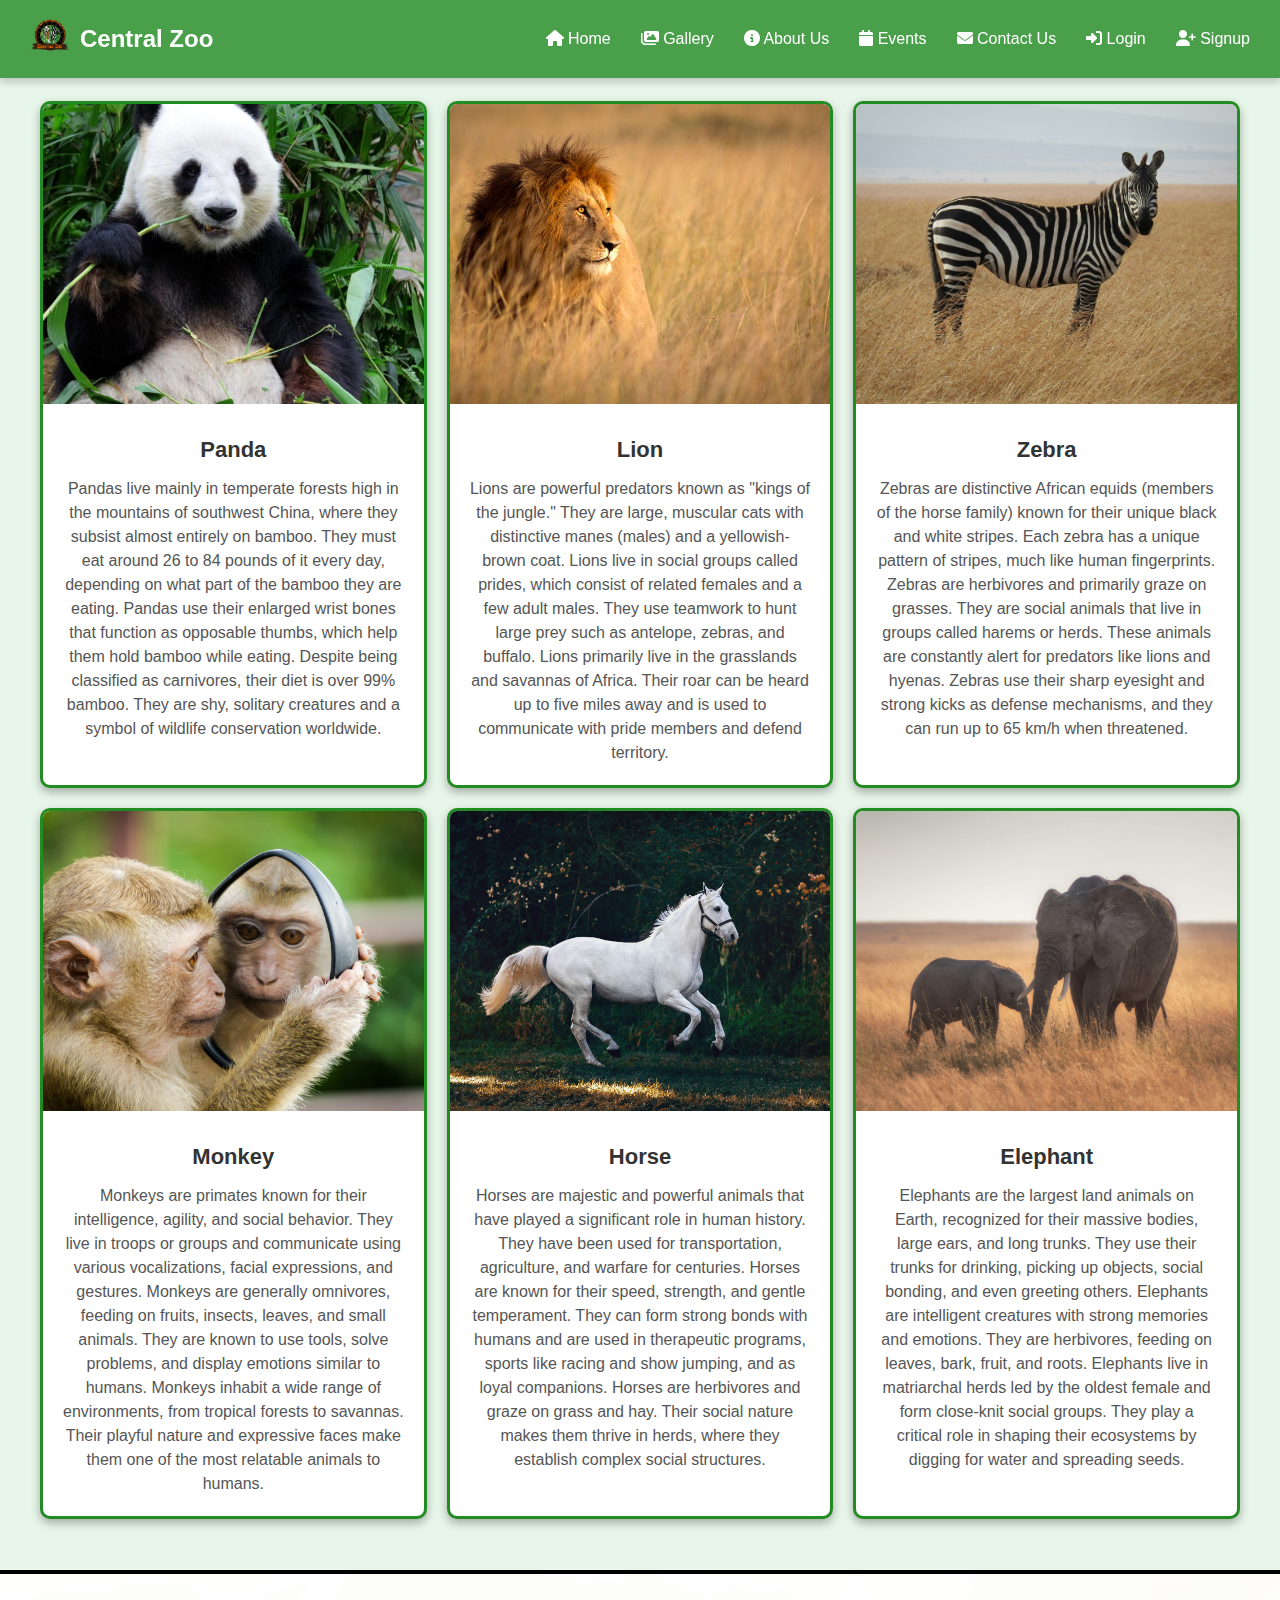
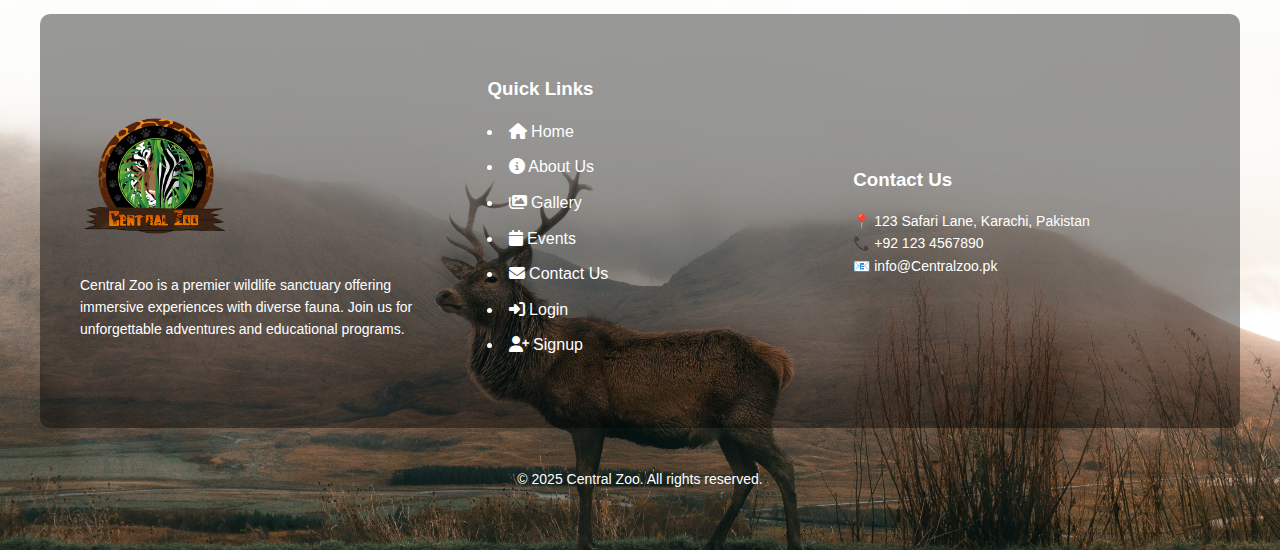
<file: animals.html>
<!DOCTYPE html>
<html lang="en">
<head>
    <meta charset="UTF-8">
    <meta name="viewport" content="width=device-width, initial-scale=1.0">
    <title>Animals</title>
    <link rel="stylesheet" href="https://cdnjs.cloudflare.com/ajax/libs/font-awesome/6.5.0/css/all.min.css">
    <link rel="stylesheet" href="css/HOME.CSS">
    <link rel="icon" type="image/x-icon" href="./logo/CENTRAL ZOO LOGO.png">

    <style>
      * {
        box-sizing: border-box;
        margin: 0;
        padding: 0;
        font-family: 'Segoe UI', sans-serif;
      }
  
      body {
        background: #e8f5e9;
        font-size: 16px;
        line-height: 1.6;
      }
  
      /* NAVBAR */
      header {
        width: 100%;
        position: fixed;
        top: 0;
        left: 0;
        background: rgba(34, 139, 34, 0.8); /* transparent forest green */
        display: flex;
        justify-content: space-between;
        align-items: center;
        padding: 15px 30px;
        z-index: 999;
        backdrop-filter: blur(5px);
        box-shadow: 0 4px 8px rgba(0, 0, 0, 0.2);
      }
  
      .logo-container {
        display: flex;
        align-items: center;
        cursor: pointer;
      }
  
      .logo img {
        width: 40px;
        height: 40px;
        margin-right: 10px;
      }
  
      .logo-text {
        color: white;
        font-size: 24px;
        font-weight: bold;
        text-decoration: none;
      }
  
      nav {
        display: flex;
        align-items: center;
      }
  
      nav ul {
        list-style: none;
        display: flex;
        gap: 30px;
      }
  
      nav ul li a {
        text-decoration: none;
        color: white;
        font-size: 16px;
        font-weight: 500;
        transition: color 0.3s;
      }
  
      nav ul li a:hover {
        color: yellow;
      }
  
      .menu-btn {
        display: none;
        font-size: 26px;
        color: white;
        cursor: pointer;
      }
  
      /* Mobile Styles */
      @media (max-width: 768px) {
        .menu-btn {
          display: block;
        }
  
        nav {
          position: absolute;
          top: 65px;
          right: 0;
          background: rgba(34, 139, 34, 0.95);
          flex-direction: column;
          width: 100%;
          display: none;
          padding: 20px 0;
          transition: all 0.3s ease-in-out;
        }
  
        nav.active {
          display: flex;
        }
  
        nav ul {
          flex-direction: column;
          gap: 20px;
        }
  
        nav ul li {
          text-align: center;
        }
      }
  
      /* Add content space below navbar */
      .content {
        padding-top: 90px;
      }
  
      /* Sticky Navbar */
      .sticky {
        position: fixed;
        top: 0;
        left: 0;
        width: 100%;
        z-index: 999;
        box-shadow: 0 4px 8px rgba(0, 0, 0, 0.2);
      }

      footer {
        background-image: url('./pics/DEER.jpg');
        background-size: cover;
        background-position: center;
        padding: 40px 0;
        color: white;
        border-top: 4px solid #010101;
      }

      footer .container {
        max-width: 1200px;
        margin: auto;
        display: flex;
        flex-wrap: wrap;
        justify-content: space-between;
        align-items: center;
        background-color: rgba(0, 0, 0, 0.4);
        padding: 40px 20px;
        border-radius: 10px;
      }

      footer .container div {
        flex: 1;
        min-width: 250px;
        padding: 20px;
      }

      footer .container img {
        width: 150px;
        margin-bottom: 15px;
      }

      footer .container h3 {
        margin-bottom: 15px;
      }

      footer .container p {
        font-size: 14px;
        line-height: 1.6;
      }

      footer a {
        color: white;
        text-decoration: none;
        transition: color 0.3s;
      }

      footer a:hover {
        color: yellow;
      }

      footer .footer-bottom {
        text-align: center;
        padding: 20px;
        margin-top: 20px;
      }
  </style>

<header id="navbar">
  <a href="index.html" class="logo-container">
      <div class="logo">
          <img src="logo/CENTRAL ZOO LOGO.png" alt="Logo">
      </div>
      <div class="logo-text">Central Zoo</div>
  </a>
  <i class="fas fa-bars menu-btn" onclick="toggleMenu()"></i>
  <nav id="nav-menu">
      <ul>
          <li><a href="/index.html"><i class="fas fa-home"></i> Home</a></li>
          <li><a href="/gallery.html"><i class="fas fa-images"></i> Gallery</a></li>
          <li><a href="/aboutus.html"><i class="fas fa-info-circle"></i> About Us</a></li>
          <li><a href="/events.html"><i class="fas fa-calendar"></i> Events</a></li>
          <li><a href="/contact.html"><i class="fas fa-envelope"></i> Contact Us</a></li>
          <li><a href="login.html"><i class="fas fa-sign-in-alt"></i> Login</a></li>
<li><a href="signup.html"><i class="fas fa-user-plus"></i> Signup</a></li>

      </ul>
  </nav>
</header>

<script>
// Toggle menu for mobile
function toggleMenu() {
  document.getElementById('nav-menu').classList.toggle('active');
}

// Sticky Navbar on scroll
const navbar = document.getElementById("navbar");
const sticky = navbar.offsetTop;

window.onscroll = function() {
  if (window.pageYOffset >= sticky) {
    navbar.classList.add("sticky");
  } else {
    navbar.classList.remove("sticky");
  }
};
</script>

<style>
* {
box-sizing: border-box;
margin: 0;
padding: 0;
font-family: 'Segoe UI', sans-serif;
}

body {
background: #e8f5e9;
font-size: 16px;
line-height: 1.6;
}

/* NAVBAR */
header {
width: 100%;
position: fixed;
top: 0;
left: 0;
background: rgba(34, 139, 34, 0.8); 
display: flex;
justify-content: space-between;
align-items: center;
padding: 15px 30px;
z-index: 999;
backdrop-filter: blur(5px);
box-shadow: 0 4px 8px rgba(0, 0, 0, 0.2);
}

.logo-container {
display: flex;
align-items: center;
cursor: pointer;
}

.logo img {
width: 40px;
height: 40px;
margin-right: 10px;
}

.logo-text {
color: white;
font-size: 24px;
font-weight: bold;
text-decoration: none;
}

nav {
display: flex;
align-items: center;
}

nav ul {
list-style: none;
display: flex;
gap: 30px;
}

nav ul li a {
text-decoration: none;
color: white;
font-size: 16px;
font-weight: 500;
transition: color 0.3s;
}

nav ul li a:hover {
color: yellow;
}

.menu-btn {
display: none;
font-size: 26px;
color: white;
cursor: pointer;
}

@media (max-width: 768px) {
.menu-btn {
  display: block;
}

nav {
  position: absolute;
  top: 65px;
  right: 0;
  background: rgba(34, 139, 34, 0.95);
  flex-direction: column;
  width: 100%;
  display: none;
  padding: 20px 0;
  transition: all 0.3s ease-in-out;
}

nav.active {
  display: flex;
}

nav ul {
  flex-direction: column;
  gap: 20px;
}

nav ul li {
  text-align: center;
}
}
</style>
</head>

<br>
<br>

<body>
    <div class="cards-container">
        <div class="card">
          <img src="./PAGE 2/panda.jpeg" alt="Panda" />
          <div class="card-body">
            <h3>Panda</h3>
            <p>
              Pandas live mainly in temperate forests high in the mountains of
              southwest China, where they subsist almost entirely on bamboo. They
              must eat around 26 to 84 pounds of it every day, depending on what
              part of the bamboo they are eating. Pandas use their enlarged wrist
              bones that function as opposable thumbs, which help them hold bamboo
              while eating. Despite being classified as carnivores, their diet is
              over 99% bamboo. They are shy, solitary creatures and a symbol of
              wildlife conservation worldwide.
            </p>
          </div>
        </div>
    
        <div class="card">
          <img src="PAGE 2/lion.jpeg" alt="Lion" />
          <div class="card-body">
            <h3>Lion</h3>
            <p>
              Lions are powerful predators known as "kings of the jungle." They
              are large, muscular cats with distinctive manes (males) and a
              yellowish-brown coat. Lions live in social groups called prides,
              which consist of related females and a few adult males. They use
              teamwork to hunt large prey such as antelope, zebras, and buffalo.
              Lions primarily live in the grasslands and savannas of Africa. Their
              roar can be heard up to five miles away and is used to communicate
              with pride members and defend territory.
            </p>
          </div>
        </div>
    
        <div class="card">
          <img src="PAGE 2/Zebra.jpg" alt="Zebra" />
          <div class="card-body">
            <h3>Zebra</h3>
            <p>
              Zebras are distinctive African equids (members of the horse family)
              known for their unique black and white stripes. Each zebra has a
              unique pattern of stripes, much like human fingerprints. Zebras are
              herbivores and primarily graze on grasses. They are social animals
              that live in groups called harems or herds. These animals are
              constantly alert for predators like lions and hyenas. Zebras use
              their sharp eyesight and strong kicks as defense mechanisms, and
              they can run up to 65 km/h when threatened.
            </p>
          </div>
        </div>
    
        <div class="card">
          <img src="PAGE 2/monkey.jpg" alt="Monkey" />
          <div class="card-body">
            <h3>Monkey</h3>
            <p>
              Monkeys are primates known for their intelligence, agility, and
              social behavior. They live in troops or groups and communicate using
              various vocalizations, facial expressions, and gestures. Monkeys are
              generally omnivores, feeding on fruits, insects, leaves, and small
              animals. They are known to use tools, solve problems, and display
              emotions similar to humans. Monkeys inhabit a wide range of
              environments, from tropical forests to savannas. Their playful
              nature and expressive faces make them one of the most relatable
              animals to humans.
            </p>
          </div>
        </div>
    
        <div class="card">
          <img src="PAGE 2/horse.jpg" alt="Horse" />
          <div class="card-body">
            <h3>Horse</h3>
            <p>
              Horses are majestic and powerful animals that have played a
              significant role in human history. They have been used for
              transportation, agriculture, and warfare for centuries. Horses are
              known for their speed, strength, and gentle temperament. They can
              form strong bonds with humans and are used in therapeutic programs,
              sports like racing and show jumping, and as loyal companions. Horses
              are herbivores and graze on grass and hay. Their social nature makes
              them thrive in herds, where they establish complex social
              structures.
            </p>
          </div>
        </div>
    
        <div class="card">
          <img src="PAGE 2/elephants.jpg" alt="Elephant" />
          <div class="card-body">
            <h3>Elephant</h3>
            <p>
              Elephants are the largest land animals on Earth, recognized for
              their massive bodies, large ears, and long trunks. They use their
              trunks for drinking, picking up objects, social bonding, and even
              greeting others. Elephants are intelligent creatures with strong
              memories and emotions. They are herbivores, feeding on leaves, bark,
              fruit, and roots. Elephants live in matriarchal herds led by the
              oldest female and form close-knit social groups. They play a
              critical role in shaping their ecosystems by digging for water and
              spreading seeds.
            </p>
          </div>
        </div>

      </div>
 
      <br>
      <br>

     <!-- Footer Start -->
<footer style="background-image: url('./pics/DEER.jpg'); background-size: cover; background-position: center; background-repeat: no-repeat; padding: 40px 0; font-family: Arial, sans-serif; color: #ffffff; border-top: 4px solid #000000;">
  <div style="max-width: 1200px; margin: auto; display: flex; flex-wrap: wrap; justify-content: space-between; align-items: center; background-color: rgba(0, 0, 0, 0.4); padding: 40px 20px; border-radius: 10px;">
    
    <!-- Logo and Description -->
    <div style="flex: 1; min-width: 250px; padding: 20px;">
      <img src="logo/CENTRAL ZOO LOGO.png" alt="Central Zoo Logo" style="width: 150px; margin-bottom: 15px;">
      <p style="font-size: 14px; line-height: 1.6; color: #fff;">
        Central Zoo is a premier wildlife sanctuary offering immersive experiences with diverse fauna. Join us for unforgettable adventures and educational programs.
      </p>
    </div>

    
    <!-- Quick Links -->
<div class="footer-box" style="flex: 1; min-width: 200px; padding: 20px;">
  <h3 style="margin-bottom: 15px; color: #fff;">&nbsp; &nbsp; Quick Links</h3>
  <ul class="quick-links-list">
    <li><a href="./index.html"><i class="fas fa-home"></i> Home</a></li>
    <li><a href="./aboutus.html"><i class="fas fa-info-circle"></i> About Us</a></li>
    <li><a href="./gallery.html"><i class="fas fa-images"></i> Gallery</a></li>
    <li><a href="./events.html"><i class="fas fa-calendar"></i> Events</a></li>
    <li><a href="./contact.html"><i class="fas fa-envelope"></i> Contact Us</a></li>
    <li><a href="login.html"><i class="fas fa-sign-in-alt"></i> Login</a></li>
<li><a href="signup.html"><i class="fas fa-user-plus"></i> Signup</a></li>

  </ul>
</div>


    <!-- Contact Info -->
    <div style="flex: 1; min-width: 250px; padding: 20px;">
      <h3 style="margin-bottom: 15px; color: #fff;">Contact Us</h3>
      <p style="font-size: 14px; line-height: 1.6; color: #fff;">
        📍 123 Safari Lane, Karachi, Pakistan<br>
        📞 +92 123 4567890<br>
        📧 info@Centralzoo.pk
      </p>
    </div>

  </div>

  <!-- Footer Bottom -->
  <div style="text-align: center; padding: 20px; margin-top: 20px;">
    <p style="font-size: 14px; color: #fff;">&copy; 2025 Central Zoo. All rights reserved.</p>
  </div>
</footer>
<!-- Footer End -->

<style>
  .quick-links-list {
    list-style: disc inside;
    padding-left: 20px;
  }

  .quick-links-list li {
    margin-bottom: 10px; 
  }

  .quick-links-list li::marker {
    color: white;
    transition: color 0.3s ease;
  }

  .quick-links-list li:hover::marker {
    color: yellow;
  }

  .quick-links-list li a {
    color: white;
    text-decoration: none;
    transition: color 0.3s ease;
  }

  .quick-links-list li a:hover {
    color: yellow;
  }
</style>



</body>
</html>
</file>
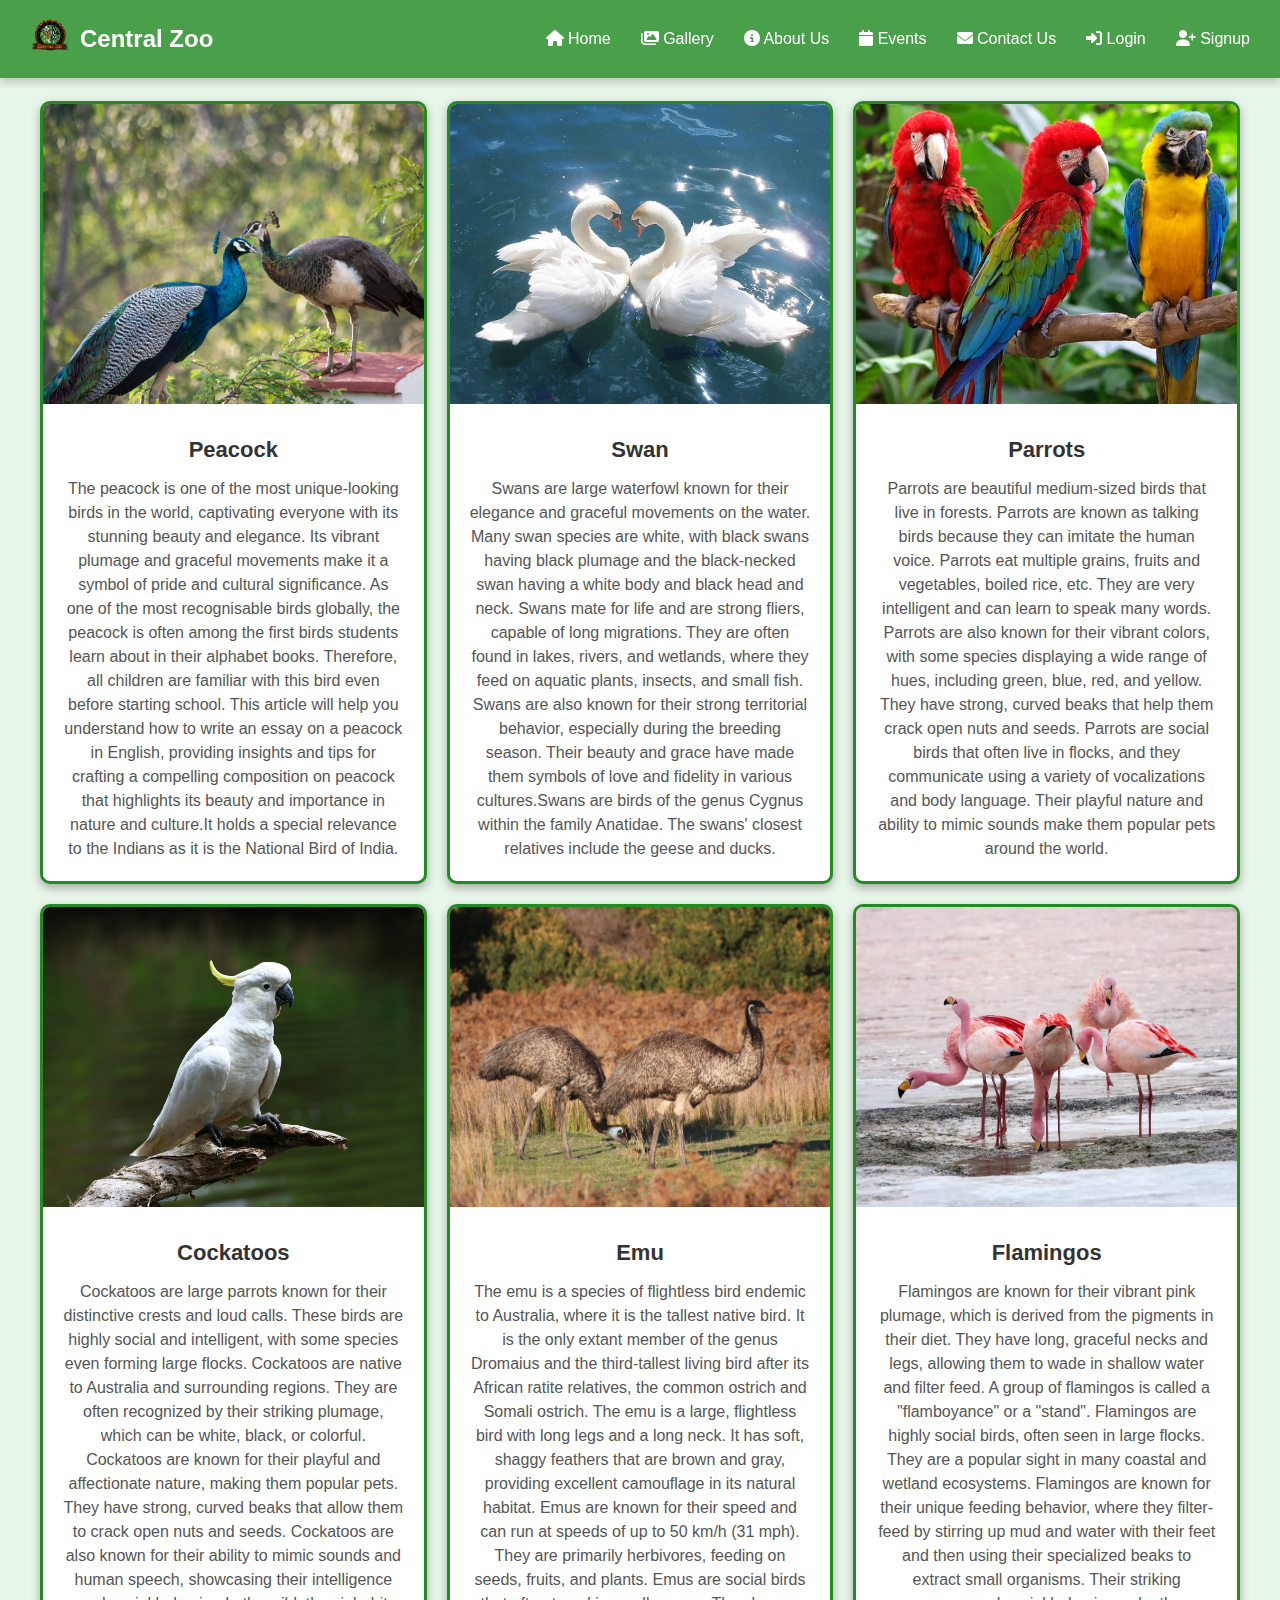
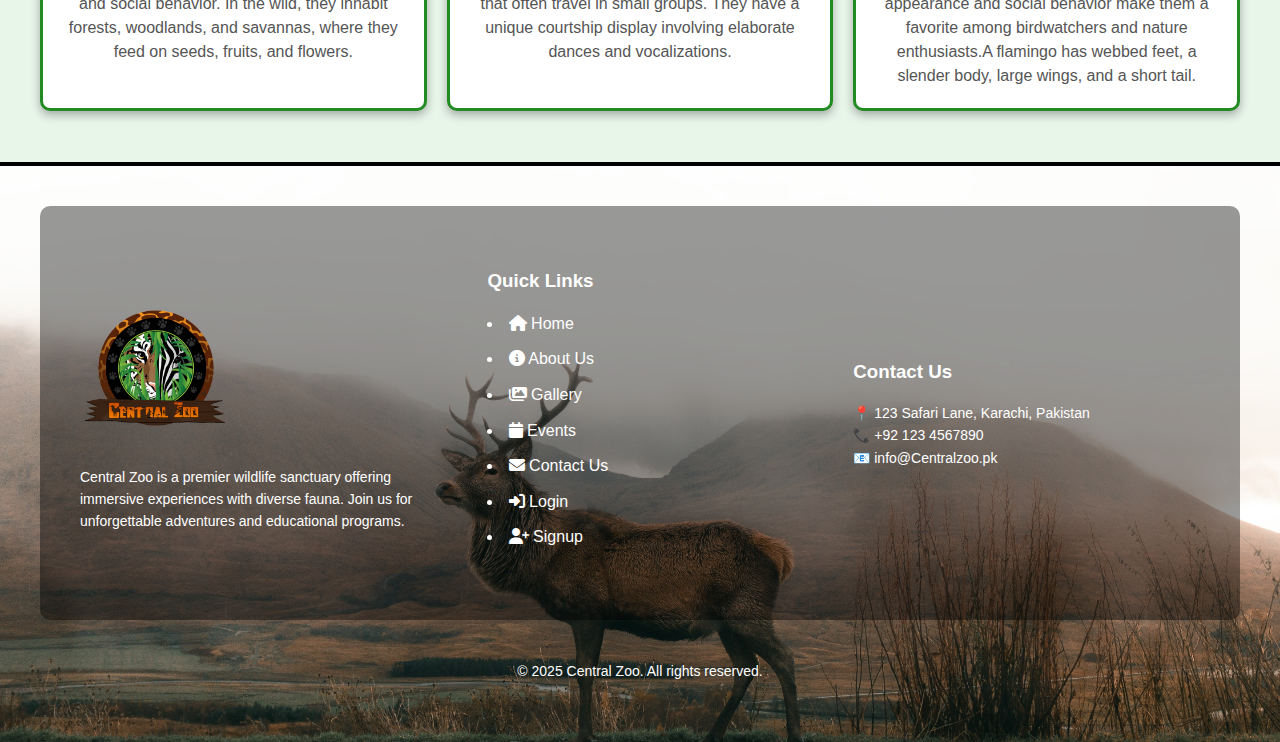
<file: birds.html>
<!DOCTYPE html>
<html lang="en">
<head>
    <meta charset="UTF-8">
    <meta name="viewport" content="width=device-width, initial-scale=1.0">
    <title>Birds</title>
    <link rel="stylesheet" href="https://cdnjs.cloudflare.com/ajax/libs/font-awesome/6.5.0/css/all.min.css">
    <link rel="stylesheet" href="css/HOME.CSS">
    <link rel="icon" type="image/x-icon" href="./logo/CENTRAL ZOO LOGO.png">

    <style>
      * {
        box-sizing: border-box;
        margin: 0;
        padding: 0;
        font-family: 'Segoe UI', sans-serif;
      }
  
      body {
        background: #e8f5e9;
        font-size: 16px;
        line-height: 1.6;
      }
  
      /* NAVBAR */
      header {
        width: 100%;
        position: fixed;
        top: 0;
        left: 0;
        background: rgba(34, 139, 34, 0.8); /* transparent forest green */
        display: flex;
        justify-content: space-between;
        align-items: center;
        padding: 15px 30px;
        z-index: 999;
        backdrop-filter: blur(5px);
        box-shadow: 0 4px 8px rgba(0, 0, 0, 0.2);
      }
  
      .logo-container {
        display: flex;
        align-items: center;
        cursor: pointer;
      }
  
      .logo img {
        width: 40px;
        height: 40px;
        margin-right: 10px;
      }
  
      .logo-text {
        color: white;
        font-size: 24px;
        font-weight: bold;
        text-decoration: none;
      }
  
      nav {
        display: flex;
        align-items: center;
      }
  
      nav ul {
        list-style: none;
        display: flex;
        gap: 30px;
      }
  
      nav ul li a {
        text-decoration: none;
        color: white;
        font-size: 16px;
        font-weight: 500;
        transition: color 0.3s;
      }
  
      nav ul li a:hover {
        color: yellow;
      }
  
      .menu-btn {
        display: none;
        font-size: 26px;
        color: white;
        cursor: pointer;
      }
  
      /* Mobile Styles */
      @media (max-width: 768px) {
        .menu-btn {
          display: block;
        }
  
        nav {
          position: absolute;
          top: 65px;
          right: 0;
          background: rgba(34, 139, 34, 0.95);
          flex-direction: column;
          width: 100%;
          display: none;
          padding: 20px 0;
          transition: all 0.3s ease-in-out;
        }
  
        nav.active {
          display: flex;
        }
  
        nav ul {
          flex-direction: column;
          gap: 20px;
        }
  
        nav ul li {
          text-align: center;
        }
      }
  
      /* Add content space below navbar */
      .content {
        padding-top: 90px;
      }
  
      /* Sticky Navbar */
      .sticky {
        position: fixed;
        top: 0;
        left: 0;
        width: 100%;
        z-index: 999;
        box-shadow: 0 4px 8px rgba(0, 0, 0, 0.2);
      }

      footer {
        background-image: url('./pics/DEER.jpg');
        background-size: cover;
        background-position: center;
        padding: 40px 0;
        color: white;
        border-top: 4px solid #010101;
      }

      footer .container {
        max-width: 1200px;
        margin: auto;
        display: flex;
        flex-wrap: wrap;
        justify-content: space-between;
        align-items: center;
        background-color: rgba(0, 0, 0, 0.4);
        padding: 40px 20px;
        border-radius: 10px;
      }

      footer .container div {
        flex: 1;
        min-width: 250px;
        padding: 20px;
      }

      footer .container img {
        width: 150px;
        margin-bottom: 15px;
      }

      footer .container h3 {
        margin-bottom: 15px;
      }

      footer .container p {
        font-size: 14px;
        line-height: 1.6;
      }

      footer a {
        color: white;
        text-decoration: none;
        transition: color 0.3s;
      }

      footer a:hover {
        color: yellow;
      }

      footer .footer-bottom {
        text-align: center;
        padding: 20px;
        margin-top: 20px;
      }
  </style>

<header id="navbar">
  <a href="index.html" class="logo-container">
      <div class="logo">
          <img src="logo/CENTRAL ZOO LOGO.png" alt="Logo">
      </div>
      <div class="logo-text">Central Zoo</div>
  </a>
  <i class="fas fa-bars menu-btn" onclick="toggleMenu()"></i>
  <nav id="nav-menu">
      <ul>
          <li><a href="/index.html"><i class="fas fa-home"></i> Home</a></li>
          <li><a href="/gallery.html"><i class="fas fa-images"></i> Gallery</a></li>
          <li><a href="/aboutus.html"><i class="fas fa-info-circle"></i> About Us</a></li>
          <li><a href="/events.html"><i class="fas fa-calendar"></i> Events</a></li>
          <li><a href="/contact.html"><i class="fas fa-envelope"></i> Contact Us</a></li>
          <li><a href="login.html"><i class="fas fa-sign-in-alt"></i> Login</a></li>
<li><a href="signup.html"><i class="fas fa-user-plus"></i> Signup</a></li>

      </ul>
  </nav>
</header>

<script>
// Toggle menu for mobile
function toggleMenu() {
  document.getElementById('nav-menu').classList.toggle('active');
}

// Sticky Navbar on scroll
const navbar = document.getElementById("navbar");
const sticky = navbar.offsetTop;

window.onscroll = function() {
  if (window.pageYOffset >= sticky) {
    navbar.classList.add("sticky");
  } else {
    navbar.classList.remove("sticky");
  }
};
</script>

<style>
* {
box-sizing: border-box;
margin: 0;
padding: 0;
font-family: 'Segoe UI', sans-serif;
}

body {
background: #e8f5e9;
font-size: 16px;
line-height: 1.6;
}

/* NAVBAR */
header {
width: 100%;
position: fixed;
top: 0;
left: 0;
background: rgba(34, 139, 34, 0.8); 
display: flex;
justify-content: space-between;
align-items: center;
padding: 15px 30px;
z-index: 999;
backdrop-filter: blur(5px);
box-shadow: 0 4px 8px rgba(0, 0, 0, 0.2);
}

.logo-container {
display: flex;
align-items: center;
cursor: pointer;
}

.logo img {
width: 40px;
height: 40px;
margin-right: 10px;
}

.logo-text {
color: white;
font-size: 24px;
font-weight: bold;
text-decoration: none;
}

nav {
display: flex;
align-items: center;
}

nav ul {
list-style: none;
display: flex;
gap: 30px;
}

nav ul li a {
text-decoration: none;
color: white;
font-size: 16px;
font-weight: 500;
transition: color 0.3s;
}

nav ul li a:hover {
color: yellow;
}

.menu-btn {
display: none;
font-size: 26px;
color: white;
cursor: pointer;
}

@media (max-width: 768px) {
.menu-btn {
  display: block;
}

nav {
  position: absolute;
  top: 65px;
  right: 0;
  background: rgba(34, 139, 34, 0.95);
  flex-direction: column;
  width: 100%;
  display: none;
  padding: 20px 0;
  transition: all 0.3s ease-in-out;
}

nav.active {
  display: flex;
}

nav ul {
  flex-direction: column;
  gap: 20px;
}

nav ul li {
  text-align: center;
}
}
</style>
</head>

<br>
<br>

</head>
<body>
    <div class="cards-container">
        <div class="card">
          <img src="PAGE 2/PEACOCK1.jpg" alt="Peacock" />
          <div class="card-body">
            <h3>Peacock</h3>
            <p>
                The peacock is one of the most unique-looking birds in the world, captivating everyone with its stunning beauty and elegance. Its vibrant plumage and graceful movements make it a symbol of pride and cultural significance. As one of the most recognisable birds globally, the peacock is often among the first birds students learn about in their alphabet books. Therefore, all children are familiar with this bird even before starting school. This article will help you understand how to write an essay on a peacock in English, providing insights and tips for crafting a compelling composition on peacock that highlights its beauty and importance in nature and culture.It holds a special relevance to the Indians as it is the National Bird of India. 
                
            </p>
          </div>
        </div>
    
        <div class="card">
          <img src="PAGE 2/Swan1.jpg" alt="SWAn" />
          <div class="card-body">
            <h3>Swan</h3>
            <p>
                Swans are large waterfowl known for their elegance and graceful movements on the water. Many swan species are white, with black swans having black plumage and the black-necked swan having a white body and black head and neck. Swans mate for life and are strong fliers, capable of long migrations. They are often found in lakes, rivers, and wetlands, where they feed on aquatic plants, insects, and small fish. Swans are also known for their strong territorial behavior, especially during the breeding season. Their beauty and grace have made them symbols of love and fidelity in various cultures.Swans are birds of the genus Cygnus within the family Anatidae. The swans' closest relatives include the geese and ducks.
            </p>
          </div>
        </div>
    
        <div class="card">
          <img src="PAGE 2/parrots.jpg" alt="parrot" />
          <div class="card-body">
            <h3>Parrots</h3>
            <p>
                Parrots are beautiful medium-sized birds that live in forests. Parrots are known as talking birds because they can imitate the human voice. Parrots eat multiple grains, fruits and vegetables, boiled rice, etc. They are very intelligent and can learn to speak many words. Parrots are also known for their vibrant colors, with some species displaying a wide range of hues, including green, blue, red, and yellow. They have strong, curved beaks that help them crack open nuts and seeds. Parrots are social birds that often live in flocks, and they communicate using a variety of vocalizations and body language. Their playful nature and ability to mimic sounds make them popular pets around the world.                                                                
            </p>
          </div>                                                                         
        </div>
    
        <div class="card">
          <img src="PAGE 2/CACATOOS.jpg" alt="cockatoos" />
          <div class="card-body">
            <h3>Cockatoos</h3>
            <p>
                Cockatoos are large parrots known for their distinctive crests and loud calls. These birds are highly social and intelligent, with some species even forming large flocks. Cockatoos are native to Australia and surrounding regions. They are often recognized by their striking plumage, which can be white, black, or colorful. Cockatoos are known for their playful and affectionate nature, making them popular pets. They have strong, curved beaks that allow them to crack open nuts and seeds. Cockatoos are also known for their ability to mimic sounds and human speech, showcasing their intelligence and social behavior. In the wild, they inhabit forests, woodlands, and savannas, where they feed on seeds, fruits, and flowers.
            </p>
          </div>
        </div>
    
        <div class="card">
          <img src="PAGE 2/EMU.jpg" alt="Emu" />
          <div class="card-body">
            <h3>Emu</h3>
            <p>
                The emu is a species of flightless bird endemic to Australia, where it is the tallest native bird. It is the only extant member of the genus Dromaius and the third-tallest living bird after its African ratite relatives, the common ostrich and Somali ostrich. The emu is a large, flightless bird with long legs and a long neck. It has soft, shaggy feathers that are brown and gray, providing excellent camouflage in its natural habitat. Emus are known for their speed and can run at speeds of up to 50 km/h (31 mph). They are primarily herbivores, feeding on seeds, fruits, and plants. Emus are social birds that often travel in small groups. They have a unique courtship display involving elaborate dances and vocalizations. 
            </p>
          </div>
        </div>
    
        <div class="card">
          <img src="PAGE 2/flamingos.jpg" alt="Flamingos" />
          <div class="card-body">
            <h3>Flamingos</h3>
            <p>
                Flamingos are known for their vibrant pink plumage, which is derived from the pigments in their diet. They have long, graceful necks and legs, allowing them to wade in shallow water and filter feed. A group of flamingos is called a "flamboyance" or a "stand". Flamingos are highly social birds, often seen in large flocks. They are a popular sight in many coastal and wetland ecosystems. Flamingos are known for their unique feeding behavior, where they filter-feed by stirring up mud and water with their feet and then using their specialized beaks to extract small organisms. Their striking appearance and social behavior make them a favorite among birdwatchers and nature enthusiasts.A flamingo has webbed feet, a slender body, large wings, and a short tail. 
                
            </p>
          </div>
        </div>
      </div>
    
      <br>
      <br>
      
     <!-- Footer Start -->
<footer style="background-image: url('./pics/DEER.jpg'); background-size: cover; background-position: center; background-repeat: no-repeat; padding: 40px 0; font-family: Arial, sans-serif; color: #ffffff; border-top: 4px solid #000000;">
  <div style="max-width: 1200px; margin: auto; display: flex; flex-wrap: wrap; justify-content: space-between; align-items: center; background-color: rgba(0, 0, 0, 0.4); padding: 40px 20px; border-radius: 10px;">
    
    <!-- Logo and Description -->
    <div style="flex: 1; min-width: 250px; padding: 20px;">
      <img src="logo/CENTRAL ZOO LOGO.png" alt="Central Zoo Logo" style="width: 150px; margin-bottom: 15px;">
      <p style="font-size: 14px; line-height: 1.6; color: #fff;">
        Central Zoo is a premier wildlife sanctuary offering immersive experiences with diverse fauna. Join us for unforgettable adventures and educational programs.
      </p>
    </div>

    
    <!-- Quick Links -->
<div class="footer-box" style="flex: 1; min-width: 200px; padding: 20px;">
  <h3 style="margin-bottom: 15px; color: #fff;">&nbsp; &nbsp; Quick Links</h3>
  <ul class="quick-links-list">
    <li><a href="./index.html"><i class="fas fa-home"></i> Home</a></li>
    <li><a href="./aboutus.html"><i class="fas fa-info-circle"></i> About Us</a></li>
    <li><a href="./gallery.html"><i class="fas fa-images"></i> Gallery</a></li>
    <li><a href="./events.html"><i class="fas fa-calendar"></i> Events</a></li>
    <li><a href="./contact.html"><i class="fas fa-envelope"></i> Contact Us</a></li>
    <li><a href="login.html"><i class="fas fa-sign-in-alt"></i> Login</a></li>
<li><a href="signup.html"><i class="fas fa-user-plus"></i> Signup</a></li>

  </ul>
</div>


    <!-- Contact Info -->
    <div style="flex: 1; min-width: 250px; padding: 20px;">
      <h3 style="margin-bottom: 15px; color: #fff;">Contact Us</h3>
      <p style="font-size: 14px; line-height: 1.6; color: #fff;">
        📍 123 Safari Lane, Karachi, Pakistan<br>
        📞 +92 123 4567890<br>
        📧 info@Centralzoo.pk
      </p>
    </div>

  </div>

  <!-- Footer Bottom -->
  <div style="text-align: center; padding: 20px; margin-top: 20px;">
    <p style="font-size: 14px; color: #fff;">&copy; 2025 Central Zoo. All rights reserved.</p>
  </div>
</footer>
<!-- Footer End -->

<style>
  .quick-links-list {
    list-style: disc inside;
    padding-left: 20px;
  }

  .quick-links-list li {
    margin-bottom: 10px; 
  }

  .quick-links-list li::marker {
    color: white;
    transition: color 0.3s ease;
  }

  .quick-links-list li:hover::marker {
    color: yellow;
  }

  .quick-links-list li a {
    color: white;
    text-decoration: none;
    transition: color 0.3s ease;
  }

  .quick-links-list li a:hover {
    color: yellow;
  }
</style>

</body>
</html>
</file>
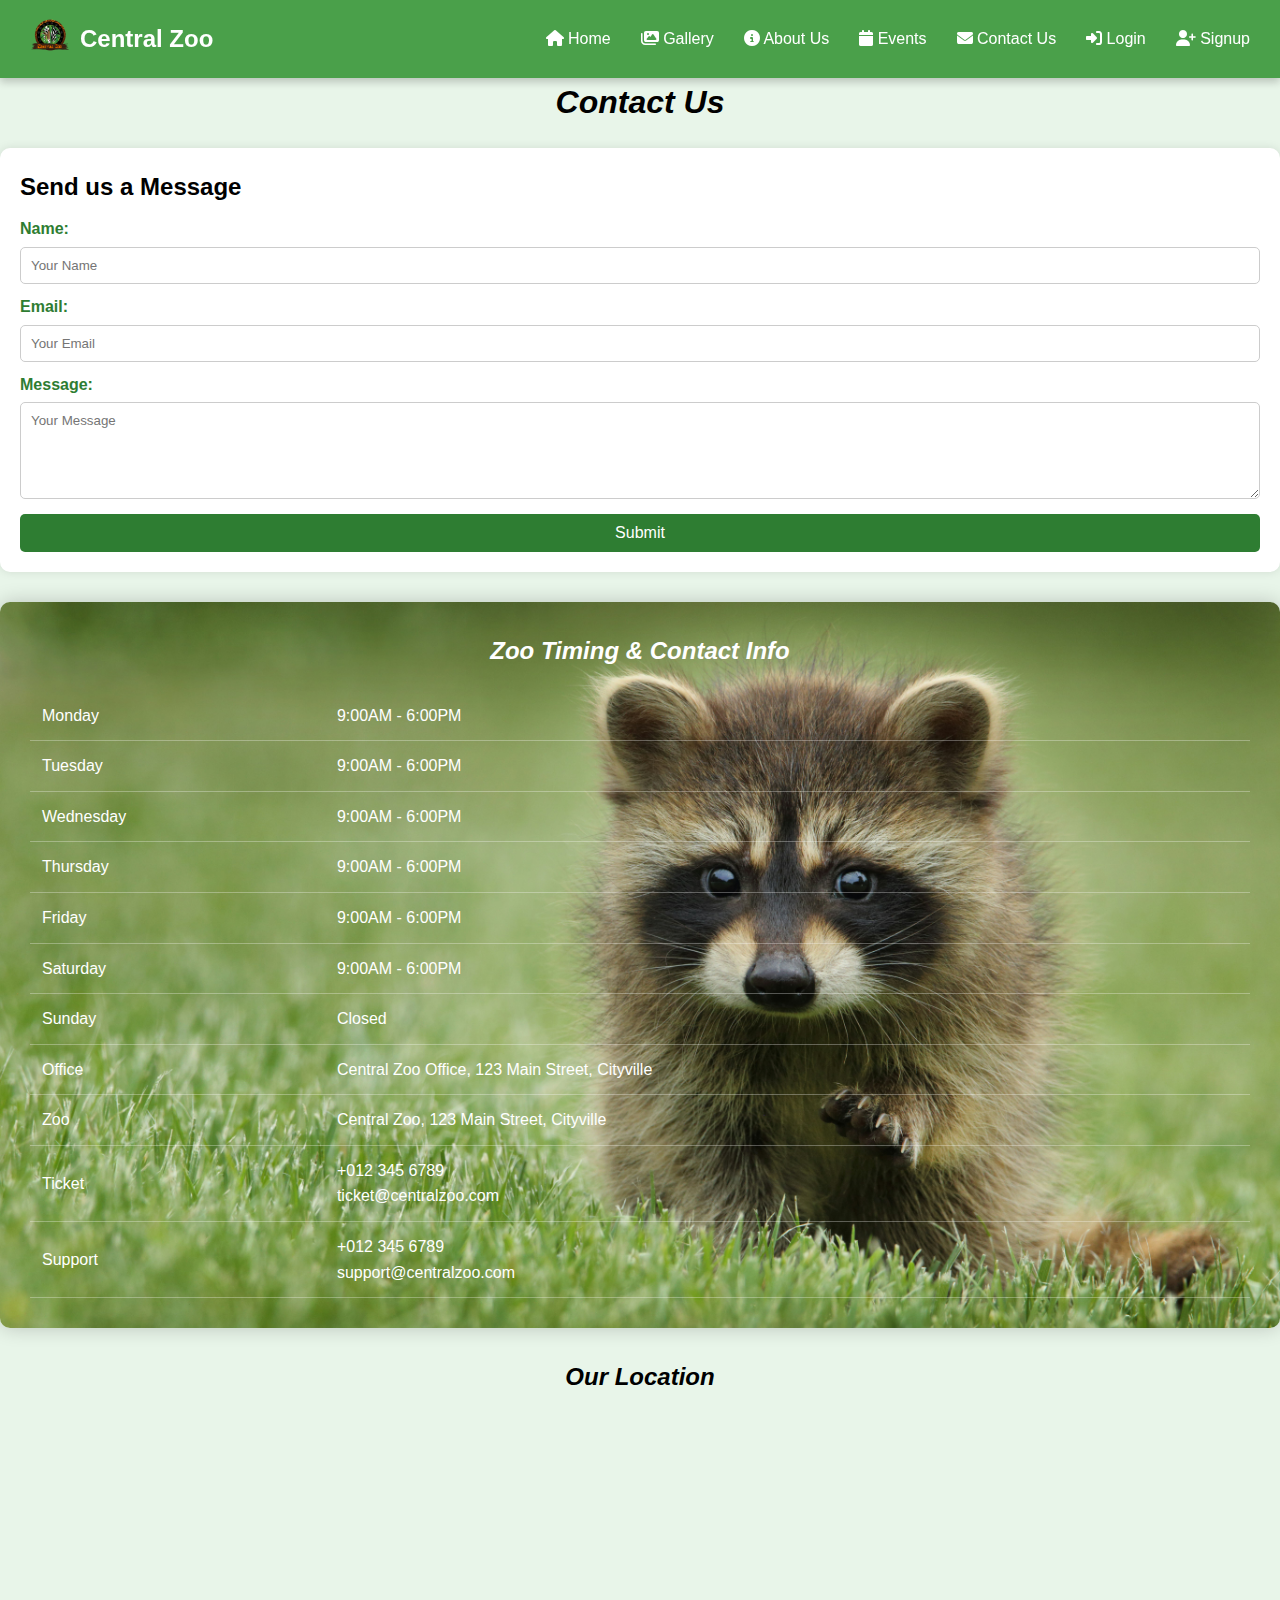
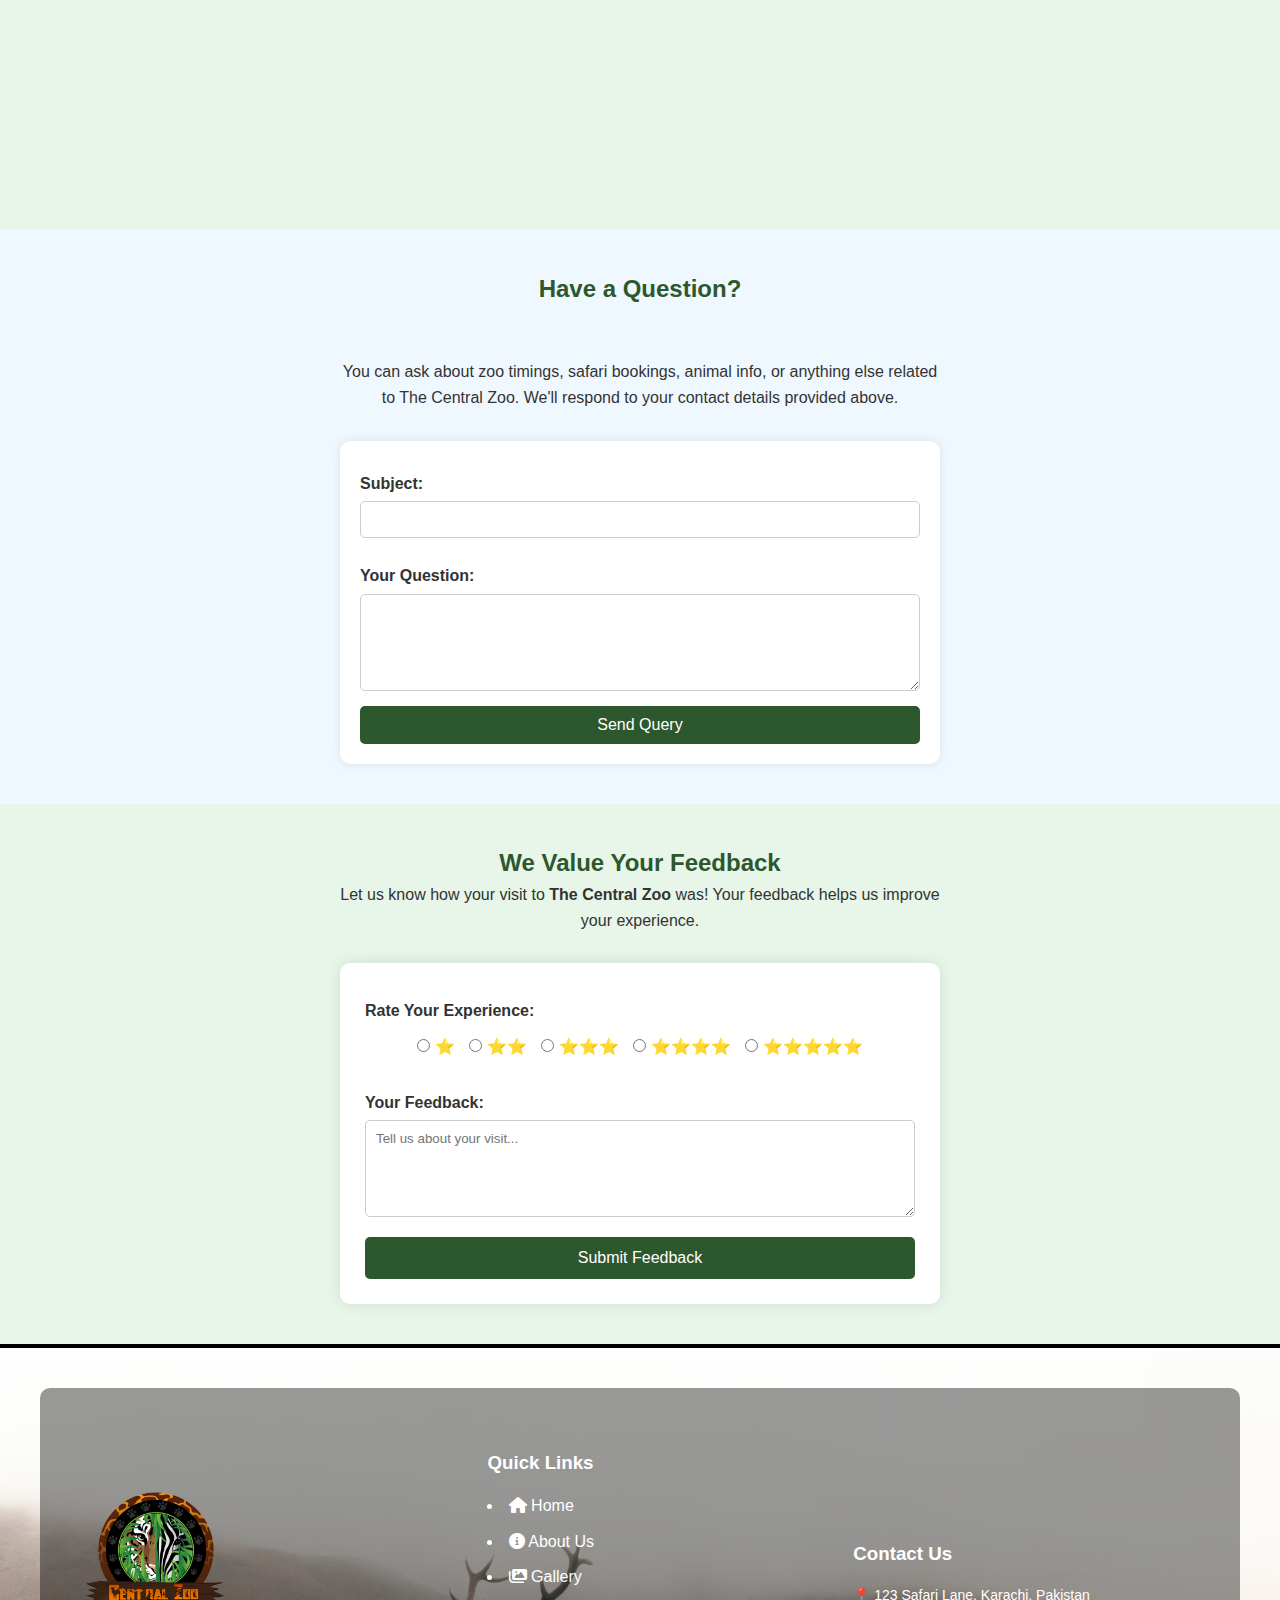
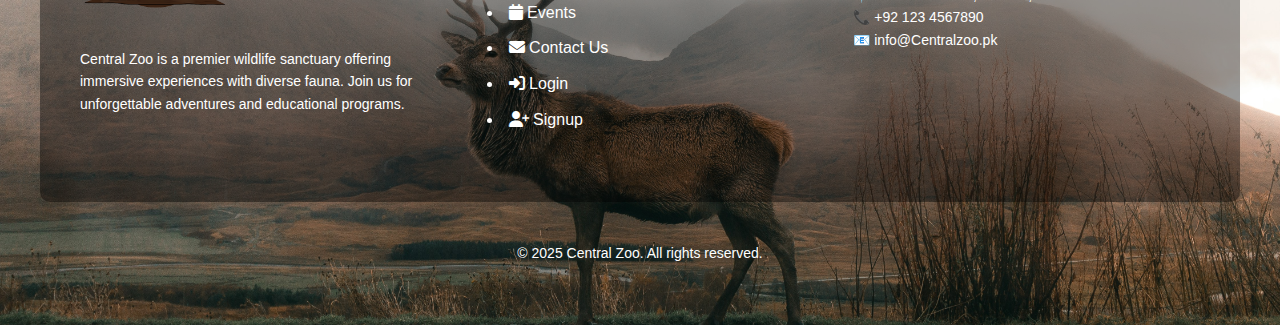
<file: contact.html>
<!DOCTYPE html>
<html lang="en">
<head>
  <meta charset="UTF-8">
  <meta name="viewport" content="width=device-width, initial-scale=1.0">
  <title>Contact Us</title>
  <link rel="stylesheet" href="https://cdnjs.cloudflare.com/ajax/libs/font-awesome/6.5.0/css/all.min.css">
  <link rel="stylesheet" href="css/HOME.CSS">
  <link rel="icon" type="image/x-icon" href="./logo/CENTRAL ZOO LOGO.png">

  <style>
      * {
        box-sizing: border-box;
        margin: 0;
        padding: 0;
        font-family: 'Segoe UI', sans-serif;
      }
  
      body {
        background: #e8f5e9;
        font-size: 16px;
        line-height: 1.6;
      }
  
      /* NAVBAR */
      header {
        width: 100%;
        position: fixed;
        top: 0;
        left: 0;
        background: rgba(34, 139, 34, 0.8); /* transparent forest green */
        display: flex;
        justify-content: space-between;
        align-items: center;
        padding: 15px 30px;
        z-index: 999;
        backdrop-filter: blur(5px);
        box-shadow: 0 4px 8px rgba(0, 0, 0, 0.2);
      }
  
      .logo-container {
        display: flex;
        align-items: center;
        cursor: pointer;
      }
  
      .logo img {
        width: 40px;
        height: 40px;
        margin-right: 10px;
      }
  
      .logo-text {
        color: white;
        font-size: 24px;
        font-weight: bold;
        text-decoration: none;
      }
  
      nav {
        display: flex;
        align-items: center;
      }
  
      nav ul {
        list-style: none;
        display: flex;
        gap: 30px;
      }
  
      nav ul li a {
        text-decoration: none;
        color: white;
        font-size: 16px;
        font-weight: 500;
        transition: color 0.3s;
      }
  
      nav ul li a:hover {
        color: yellow;
      }
  
      .menu-btn {
        display: none;
        font-size: 26px;
        color: white;
        cursor: pointer;
      }
  
      /* Mobile Styles */
      @media (max-width: 768px) {
        .menu-btn {
          display: block;
        }
  
        nav {
          position: absolute;
          top: 65px;
          right: 0;
          background: rgba(34, 139, 34, 0.95);
          flex-direction: column;
          width: 100%;
          display: none;
          padding: 20px 0;
          transition: all 0.3s ease-in-out;
        }
  
        nav.active {
          display: flex;
        }
  
        nav ul {
          flex-direction: column;
          gap: 20px;
        }
  
        nav ul li {
          text-align: center;
        }
      }
  
      /* Add content space below navbar */
      .content {
        padding-top: 90px;
      }
  
      /* Sticky Navbar */
      .sticky {
        position: fixed;
        top: 0;
        left: 0;
        width: 100%;
        z-index: 999;
        box-shadow: 0 4px 8px rgba(0, 0, 0, 0.2);
      }

    .contact-form, .safari-form {
      background: #ffffff;
      padding: 20px;
      margin: 20px 0;
      border-radius: 10px;
      box-shadow: 0 0 10px rgba(0,0,0,0.1);
      animation: slideIn 0.5s ease-in-out;
    }

    @keyframes slideIn {
      from {
        transform: translateY(50px);
        opacity: 0;
      }
      to {
        transform: translateY(0);
        opacity: 1;
      }
    }

    form {
      display: flex;
      flex-direction: column;
    }

    label {
      margin: 10px 0 5px;
      font-weight: bold;
      color: #2e7d32;
    }

    input, textarea, select {
      padding: 10px;
      border-radius: 5px;
      border: 1px solid #ccc;
      transition: all 0.3s ease-in-out;
    }

    input:focus, textarea:focus, select:focus {
      border-color: #2e7d32;
      transform: scale(1.02);
    }

    button {
      margin-top: 15px;
      padding: 10px;
      background: #2e7d32;
      color: #fff;
      border: none;
      border-radius: 5px;
      cursor: pointer;
      font-size: 16px;
      transition: background-color 0.3s ease, transform 0.2s ease;
    }

    button:hover {
      background: #1b5e20;
      transform: scale(1.05);
    }

    .timings-contact-combined {
      background: url('./pics/racoon.jpg') no-repeat center center/cover;
      padding: 30px;
      border-radius: 10px;
      color: white;
      margin-top: 30px;
      box-shadow: 0 0 20px rgba(0,0,0,0.2);
      animation: fadeIn 1.5s ease-in;
    }

    .timings-contact-combined h2 {
      color: white;
      margin-bottom: 20px;
    }

    .timings-contact-combined table {
      width: 100%;
      border-collapse: collapse;
      margin-top: 20px;
      color: white; 
    }

    .timings-contact-combined td {
      padding: 12px;
      border-bottom: 1px solid rgba(255,255,255,0.3);
    }

    .map-section {
      margin-top: 30px;
    }

    iframe {
      width: 100%;
      height: 400px;
      border: none;
      border-radius: 10px;
    }

    footer {
        background-image: url('./pics/DEER.jpg');
        background-size: cover;
        background-position: center;
        padding: 40px 0;
        color: white;
        border-top: 4px solid #010101;
      }

      footer .container {
        max-width: 1200px;
        margin: auto;
        display: flex;
        flex-wrap: wrap;
        justify-content: space-between;
        align-items: center;
        background-color: rgba(0, 0, 0, 0.4);
        padding: 40px 20px;
        border-radius: 10px;
      }

      footer .container div {
        flex: 1;
        min-width: 250px;
        padding: 20px;
      }

      footer .container img {
        width: 150px;
        margin-bottom: 15px;
      }

      footer .container h3 {
        margin-bottom: 15px;
      }

      footer .container p {
        font-size: 14px;
        line-height: 1.6;
      }

      footer a {
        color: white;
        text-decoration: none;
        transition: color 0.3s;
      }

      footer a:hover {
        color: yellow;
      }

      footer .footer-bottom {
        text-align: center;
        padding: 20px;
        margin-top: 20px;
      }
  </style>
</head>
<body>
  <header id="navbar">
      <a href="index.html" class="logo-container">
          <div class="logo">
              <img src="logo/CENTRAL ZOO LOGO.png" alt="Logo">
          </div>
          <div class="logo-text">Central Zoo</div>
      </a>
      <i class="fas fa-bars menu-btn" onclick="toggleMenu()"></i>
      <nav id="nav-menu">
          <ul>
              <li><a href="/index.html"><i class="fas fa-home"></i> Home</a></li>
              <li><a href="/gallery.html"><i class="fas fa-images"></i> Gallery</a></li>
              <li><a href="/aboutus.html"><i class="fas fa-info-circle"></i> About Us</a></li>
              <li><a href="/events.html"><i class="fas fa-calendar"></i> Events</a></li>
              <li><a href="/contact.html"><i class="fas fa-envelope"></i> Contact Us</a></li>
              <li><a href="login.html"><i class="fas fa-sign-in-alt"></i> Login</a></li>
<li><a href="signup.html"><i class="fas fa-user-plus"></i> Signup</a></li>

          </ul>
      </nav>
  </header>

  <script>
    // Toggle menu for mobile
    function toggleMenu() {
      document.getElementById('nav-menu').classList.toggle('active');
    }

    // Sticky Navbar on scroll
    const navbar = document.getElementById("navbar");
    const sticky = navbar.offsetTop;

    window.onscroll = function() {
      if (window.pageYOffset >= sticky) {
        navbar.classList.add("sticky");
      } else {
        navbar.classList.remove("sticky");
      }
    };
  </script>

<style>
  * {
    box-sizing: border-box;
    margin: 0;
    padding: 0;
    font-family: 'Segoe UI', sans-serif;
  }

  body {
    background: #e8f5e9;
    font-size: 16px;
    line-height: 1.6;
  }

  /* NAVBAR */
  header {
    width: 100%;
    position: fixed;
    top: 0;
    left: 0;
    background: rgba(34, 139, 34, 0.8); 
    display: flex;
    justify-content: space-between;
    align-items: center;
    padding: 15px 30px;
    z-index: 999;
    backdrop-filter: blur(5px);
    box-shadow: 0 4px 8px rgba(0, 0, 0, 0.2);
  }

  .logo-container {
    display: flex;
    align-items: center;
    cursor: pointer;
  }

  .logo img {
    width: 40px;
    height: 40px;
    margin-right: 10px;
  }

  .logo-text {
    color: white;
    font-size: 24px;
    font-weight: bold;
    text-decoration: none;
  }

  nav {
    display: flex;
    align-items: center;
  }

  nav ul {
    list-style: none;
    display: flex;
    gap: 30px;
  }

  nav ul li a {
    text-decoration: none;
    color: white;
    font-size: 16px;
    font-weight: 500;
    transition: color 0.3s;
  }

  nav ul li a:hover {
    color: yellow;
  }

  .menu-btn {
    display: none;
    font-size: 26px;
    color: white;
    cursor: pointer;
  }

  @media (max-width: 768px) {
    .menu-btn {
      display: block;
    }

    nav {
      position: absolute;
      top: 65px;
      right: 0;
      background: rgba(34, 139, 34, 0.95);
      flex-direction: column;
      width: 100%;
      display: none;
      padding: 20px 0;
      transition: all 0.3s ease-in-out;
    }

    nav.active {
      display: flex;
    }

    nav ul {
      flex-direction: column;
      gap: 20px;
    }

    nav ul li {
      text-align: center;
    }
  }
</style>
</head>



<br>
<br>
<br>

<div class="container">
  <center><h1><em>Contact Us</em></h1></center>

  <div class="contact-form">
    <h2>Send us a Message</h2>
    <form>
      <label for="name">Name:</label>
      <input type="text" id="name" placeholder="Your Name" required>

      <label for="email">Email:</label>
      <input type="email" id="email" placeholder="Your Email" required>

      <label for="message">Message:</label>
      <textarea id="message" rows="5" placeholder="Your Message" required></textarea>

      <button type="submit">Submit</button>
    </form>
  </div>

  <div class="timings-contact-combined">
   <center> <h2><em>Zoo Timing & Contact Info</em></h2></center>
    <table>
      <tr><td>Monday</td><td>9:00AM - 6:00PM</td></tr>
      <tr><td>Tuesday</td><td>9:00AM - 6:00PM</td></tr>
      <tr><td>Wednesday</td><td>9:00AM - 6:00PM</td></tr>
      <tr><td>Thursday</td><td>9:00AM - 6:00PM</td></tr>
      <tr><td>Friday</td><td>9:00AM - 6:00PM</td></tr>
      <tr><td>Saturday</td><td>9:00AM - 6:00PM</td></tr>
      <tr><td>Sunday</td><td>Closed</td></tr>
      <tr><td>Office</td><td>Central Zoo Office, 123 Main Street, Cityville</td></tr>
      <tr><td>Zoo</td><td>Central Zoo, 123 Main Street, Cityville</td></tr>
      <tr><td>Ticket</td><td>+012 345 6789<br>ticket@centralzoo.com</td></tr>
      <tr><td>Support</td><td>+012 345 6789<br>support@centralzoo.com</td></tr>
    </table>
  </div>

  <div class="map-section">
    <center><h2><em>Our Location</em></h2></center>
    <br>

    <iframe 
      src="https://www.google.com/maps/embed?pb=!1m18!1m12!1m3!1d3532.3560342404704!2d85.30857007467518!3d27.67257672737609!2m3!1f0!2f0!3f0!3m2!1i1024!2i768!4f13.1!3m3!1m2!1s0x39eb1a676ac14345%3A0xf0659fcdf9c4010!2sCentral%20Zoo!5e0!3m2!1sen!2snp!4v1714323603435!5m2!1sen!2snp"
      allowfullscreen="" 
      loading="lazy" 
      referrerpolicy="no-referrer-when-downgrade">
    </iframe>
  </div>

</div>
<section id="query" style="padding: 40px; background: #f0f8ff; font-family: Arial, sans-serif;">
  <h2 style="text-align: center; color: #2d572c;">Have a Question?</h2>
  <br>
  <br>
  
  <p style="text-align: center; max-width: 600px; margin: 0 auto 30px; color: #333;">
    You can ask about zoo timings, safari bookings, animal info, or anything else related to The Central Zoo. We'll respond to your contact details provided above.
  </p>

  <form action="#" method="post" style="max-width: 600px; margin: 0 auto; background: white; padding: 20px; border-radius: 10px; box-shadow: 0 0 10px rgba(0,0,0,0.1);">
    
    <label for="subject" style="display:block; margin-bottom: 5px; color: #333;">Subject:</label>
    <input type="text" id="subject" name="subject" required style="width: 100%; padding: 10px; margin-bottom: 15px; border: 1px solid #ccc; border-radius: 5px;">
    
    <label for="message" style="display:block; margin-bottom: 5px; color: #333;">Your Question:</label>
    <textarea id="message" name="message" rows="5" required style="width: 100%; padding: 10px; border: 1px solid #ccc; border-radius: 5px;"></textarea>
    
    <button type="submit" style="margin-top: 15px; background-color: #2d572c; color: white; padding: 10px 20px; border: none; border-radius: 5px; cursor: pointer;">Send Query</button>
  </form>
</section>

<section id="feedback" style="padding: 40px; background: #e8f5e9; font-family: Arial, sans-serif;">
  <h2 style="text-align: center; color: #2d572c;">We Value Your Feedback</h2>
  <p style="text-align: center; max-width: 600px; margin: 0 auto 30px; color: #333;">
    Let us know how your visit to <strong>The Central Zoo</strong> was! Your feedback helps us improve your experience.
  </p>

  <form action="#" method="post" style="max-width: 600px; margin: 0 auto; background: white; padding: 25px; border-radius: 10px; box-shadow: 0 0 15px rgba(0,0,0,0.1);">
    
    <!-- Rating Section -->
    <label style="display:block; margin-bottom: 10px; color: #333;">Rate Your Experience:</label>
    <div style="margin-bottom: 20px; text-align: center;">
      <label style="margin: 0 5px;"><input type="radio" name="rating" value="1"> ⭐</label>
      <label style="margin: 0 5px;"><input type="radio" name="rating" value="2"> ⭐⭐</label>
      <label style="margin: 0 5px;"><input type="radio" name="rating" value="3"> ⭐⭐⭐</label>
      <label style="margin: 0 5px;"><input type="radio" name="rating" value="4"> ⭐⭐⭐⭐</label>
      <label style="margin: 0 5px;"><input type="radio" name="rating" value="5"> ⭐⭐⭐⭐⭐</label>
    </div>

    <!-- Message -->
    <label for="feedback-message" style="display:block; margin-bottom: 5px; color: #333;">Your Feedback:</label>
    <textarea id="feedback-message" name="feedback-message" rows="5" required placeholder="Tell us about your visit..." style="width: 100%; padding: 10px; border: 1px solid #ccc; border-radius: 5px;"></textarea>

    <button type="submit" style="margin-top: 20px; background-color: #2d572c; color: white; padding: 12px 25px; border: none; border-radius: 5px; cursor: pointer;">Submit Feedback</button>
  </form>
</section>


<!-- Footer Start -->
<footer style="background-image: url('./pics/DEER.jpg'); background-size: cover; background-position: center; background-repeat: no-repeat; padding: 40px 0; font-family: Arial, sans-serif; color: #ffffff; border-top: 4px solid #000000;">
  <div style="max-width: 1200px; margin: auto; display: flex; flex-wrap: wrap; justify-content: space-between; align-items: center; background-color: rgba(0, 0, 0, 0.4); padding: 40px 20px; border-radius: 10px;">
    
    <!-- Logo and Description -->
    <div style="flex: 1; min-width: 250px; padding: 20px;">
      <img src="logo/CENTRAL ZOO LOGO.png" alt="Central Zoo Logo" style="width: 150px; margin-bottom: 15px;">
      <p style="font-size: 14px; line-height: 1.6; color: #fff;">
        Central Zoo is a premier wildlife sanctuary offering immersive experiences with diverse fauna. Join us for unforgettable adventures and educational programs.
      </p>
    </div>

    
    <!-- Quick Links -->
<div class="footer-box" style="flex: 1; min-width: 200px; padding: 20px;">
  <h3 style="margin-bottom: 15px; color: #fff;">&nbsp; &nbsp; Quick Links</h3>
  <ul class="quick-links-list">
    <li><a href="./index.html"><i class="fas fa-home"></i> Home</a></li>
    <li><a href="./aboutus.html"><i class="fas fa-info-circle"></i> About Us</a></li>
    <li><a href="./gallery.html"><i class="fas fa-images"></i> Gallery</a></li>
    <li><a href="./events.html"><i class="fas fa-calendar"></i> Events</a></li>
    <li><a href="./contact.html"><i class="fas fa-envelope"></i> Contact Us</a></li>
    <li><a href="login.html"><i class="fas fa-sign-in-alt"></i> Login</a></li>
<li><a href="signup.html"><i class="fas fa-user-plus"></i> Signup</a></li>

  </ul>
</div>


    <!-- Contact Info -->
    <div style="flex: 1; min-width: 250px; padding: 20px;">
      <h3 style="margin-bottom: 15px; color: #fff;">Contact Us</h3>
      <p style="font-size: 14px; line-height: 1.6; color: #fff;">
        📍 123 Safari Lane, Karachi, Pakistan<br>
        📞 +92 123 4567890<br>
        📧 info@Centralzoo.pk
      </p>
    </div>

  </div>

  <!-- Footer Bottom -->
  <div style="text-align: center; padding: 20px; margin-top: 20px;">
    <p style="font-size: 14px; color: #fff;">&copy; 2025 Central Zoo. All rights reserved.</p>
  </div>
</footer>
<!-- Footer End -->

<style>
  .quick-links-list {
    list-style: disc inside;
    padding-left: 20px;
  }

  .quick-links-list li {
    margin-bottom: 10px; 
  }

  .quick-links-list li::marker {
    color: white;
    transition: color 0.3s ease;
  }

  .quick-links-list li:hover::marker {
    color: yellow;
  }

  .quick-links-list li a {
    color: white;
    text-decoration: none;
    transition: color 0.3s ease;
  }

  .quick-links-list li a:hover {
    color: yellow;
  }
</style>



</body>
</html>
</file>
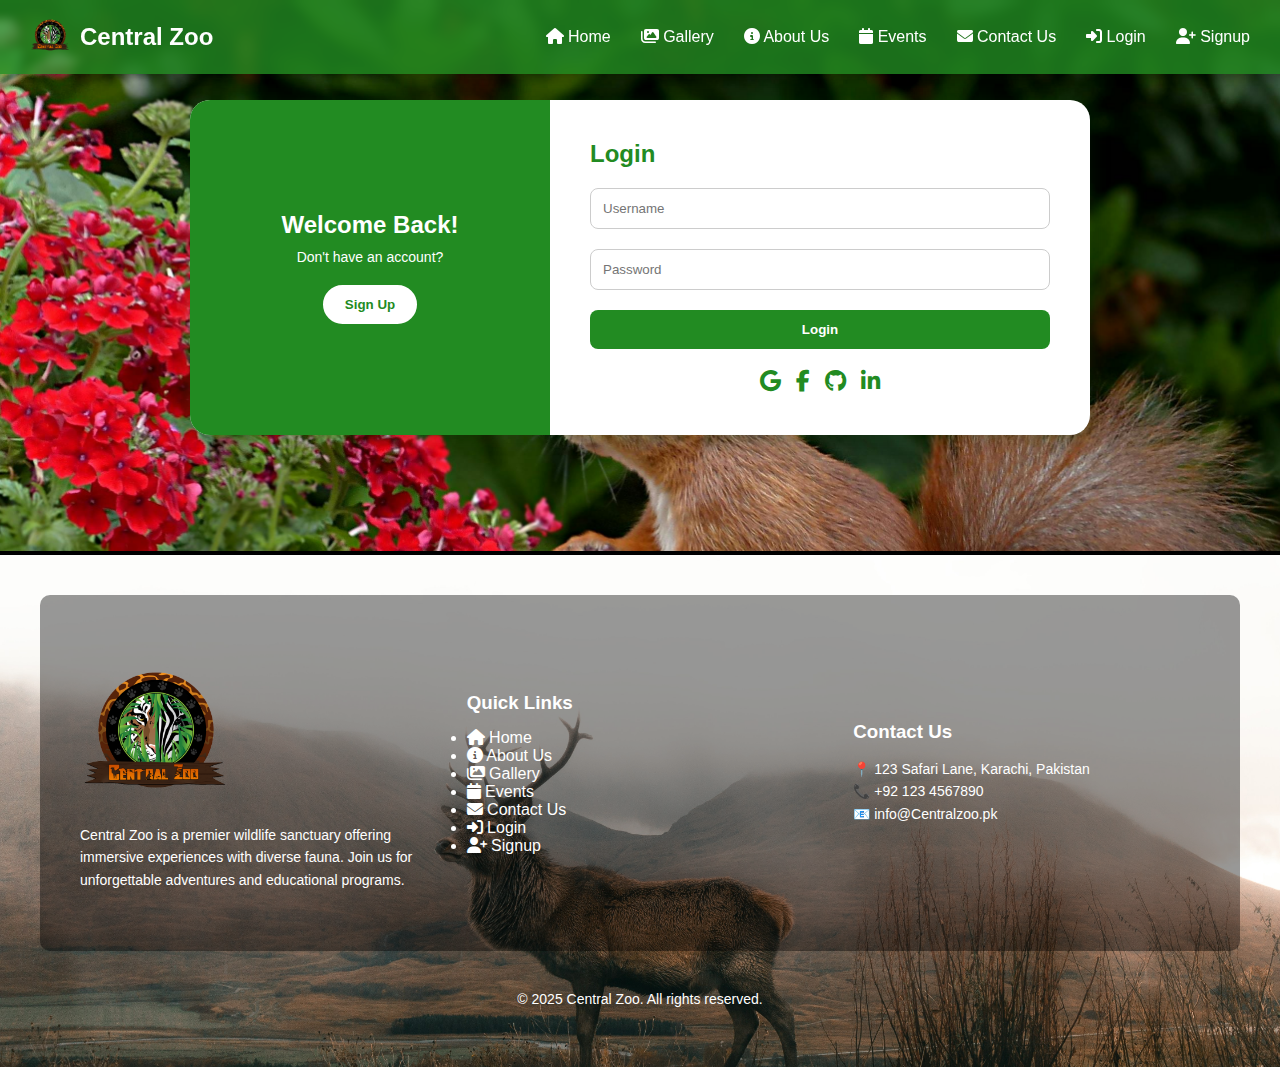
<file: login.html>
<!DOCTYPE html>
<html lang="en">
<head>
  <meta charset="UTF-8" />
  <meta name="viewport" content="width=device-width, initial-scale=1.0"/>
  <title>Login</title>
  <link rel="stylesheet" href="css/HOME.CSS">
  <link rel="stylesheet" href="https://cdnjs.cloudflare.com/ajax/libs/font-awesome/6.5.0/css/all.min.css">
  <link rel="icon" type="image/x-icon" href="./logo/CENTRAL ZOO LOGO.png">

  <style>
    * {
      margin: 0;
      padding: 0;
      box-sizing: border-box;
      font-family: 'Segoe UI', sans-serif;
    }

    body {
      min-height: 100vh;
      display: flex;
      flex-direction: column;
      background: url('./pics/squrrel.jpg') no-repeat center center fixed;
      background-size: cover;
    }

    header {
      width: 100%;
      position: fixed;
      top: 0;
      left: 0;
      background: rgba(34, 139, 34, 0.8);
      display: flex;
      justify-content: space-between;
      align-items: center;
      padding: 15px 30px;
      z-index: 999;
      backdrop-filter: blur(5px);
      box-shadow: 0 4px 8px rgba(0, 0, 0, 0.2);
    }

    .logo-container {
      display: flex;
      align-items: center;
      cursor: pointer;
    }

    .logo img {
      width: 40px;
      height: 40px;
      margin-right: 10px;
    }

    .logo-text {
      color: white;
      font-size: 24px;
      font-weight: bold;
      text-decoration: none;
    }

    nav {
      display: flex;
      align-items: center;
    }

    nav ul {
      list-style: none;
      display: flex;
      gap: 30px;
    }

    nav ul li a {
      text-decoration: none;
      color: white;
      font-size: 16px;
      font-weight: 500;
      transition: color 0.3s;
    }

    nav ul li a:hover {
      color: yellow;
    }

    .menu-btn {
      display: none;
      font-size: 26px;
      color: white;
      cursor: pointer;
    }

    @media (max-width: 768px) {
      .menu-btn {
        display: block;
      }

      nav {
        position: absolute;
        top: 65px;
        right: 0;
        background: rgba(34, 139, 34, 0.95);
        flex-direction: column;
        width: 100%;
        display: none;
        padding: 20px 0;
        transition: all 0.3s ease-in-out;
      }

      nav.active {
        display: flex;
      }

      nav ul {
        flex-direction: column;
        gap: 20px;
      }

      nav ul li {
        text-align: center;
      }
    }

    .main-content {
      flex: 1;
      display: flex;
      justify-content: center;
      align-items: center;
      padding-top: 100px;
      padding-bottom: 40px;
    }

    .container {
      width: 90%;
      max-width: 900px;
      background: white;
      border-radius: 20px;
      overflow: hidden;
      display: flex;
      box-shadow: 0 0 20px rgba(0, 64, 0, 0.3);
    }

    .left-panel {
      width: 40%;
      background-color: forestgreen;
      color: white;
      display: flex;
      flex-direction: column;
      justify-content: center;
      align-items: center;
      padding: 30px;
    }

    .left-panel h2 {
      font-size: 24px;
      margin-bottom: 10px;
    }

    .left-panel p {
      font-size: 14px;
      margin-bottom: 20px;
    }

    .left-panel button {
      padding: 10px 20px;
      border: 2px solid white;
      color: forestgreen;
      background-color: white;
      border-radius: 20px;
      font-weight: bold;
      cursor: pointer;
      transition: 0.3s;
    }

    .left-panel button:hover {
      background-color: #e6ffe6;
    }

    .right-panel {
      width: 60%;
      padding: 40px;
    }

    .right-panel h2 {
      color: forestgreen;
      margin-bottom: 20px;
    }

    .input-group {
      margin-bottom: 20px;
    }

    .input-group input {
      width: 100%;
      padding: 12px;
      border: 1px solid #ccc;
      border-radius: 8px;
    }

    .btn-login {
      width: 100%;
      padding: 12px;
      background-color: forestgreen;
      color: white;
      border: none;
      border-radius: 8px;
      font-weight: bold;
      cursor: pointer;
    }

    .btn-login:hover {
      background-color: #145214;
    }

    .social-icons {
      display: flex;
      justify-content: center;
      margin-top: 20px;
      gap: 15px;
    }

    .social-icons a {
      text-decoration: none;
      color: forestgreen;
      font-size: 22px;
      transition: 0.2s;
    }

    .social-icons a:hover {
      transform: scale(1.2);
    }

    footer {
      background-image: url('./pics/DEER.jpg');
      background-size: cover;
      background-position: center;
      background-repeat: no-repeat;
      padding: 60px 0; /* Increased padding for more gap */
      font-family: Arial, sans-serif;
      color: #ffffff;
      border-top: 4px solid #000000;
      margin-top: 40px; /* Add space between content and footer */
      flex-shrink: 0; /* Prevent footer from shrinking */
    }

    footer .container {
      max-width: 1200px;
      margin: auto;
      display: flex;
      flex-wrap: wrap;
      justify-content: space-between;
      align-items: center;
      background-color: rgba(0, 0, 0, 0.4);
      padding: 40px 20px;
      border-radius: 10px;
    }

    footer .container div {
      flex: 1;
      min-width: 250px;
      padding: 20px;
    }

    footer .container img {
      width: 150px;
      margin-bottom: 15px;
    }

    footer .container p {
      font-size: 14px;
      line-height: 1.6;
      color: white;
    }

    footer a {
      color: white;
      text-decoration: none;
    }

    footer a:hover {
      color: yellow;
    }

    @media (max-width: 768px) {
      .container {
        flex-direction: column;
      }
    }
  </style>
</head>
<body>

<header id="navbar">
  <a href="index.html" class="logo-container">
    <div class="logo">
      <img src="logo/CENTRAL ZOO LOGO.png" alt="Logo">
    </div>
    <div class="logo-text">Central Zoo</div>
  </a>
  <i class="fas fa-bars menu-btn" onclick="toggleMenu()"></i>
  <nav id="nav-menu">
    <ul>
      <li><a href="index.html"><i class="fas fa-home"></i> Home</a></li>
      <li><a href="gallery.html"><i class="fas fa-images"></i> Gallery</a></li>
      <li><a href="aboutus.html"><i class="fas fa-info-circle"></i> About Us</a></li>
      <li><a href="events.html"><i class="fas fa-calendar"></i> Events</a></li>
      <li><a href="contact.html"><i class="fas fa-envelope"></i> Contact Us</a></li>
      <li><a href="login.html"><i class="fas fa-sign-in-alt"></i> Login</a></li>
      <li><a href="signup.html"><i class="fas fa-user-plus"></i> Signup</a></li>
    </ul>
  </nav>
</header>

<div class="main-content">
  <div class="container">
    <div class="left-panel">
      <h2>Welcome Back!</h2>
      <p>Don't have an account?</p>
      <button onclick="window.location.href='signup.html'">Sign Up</button>
    </div>
    <div class="right-panel">
      <h2>Login</h2>
      <form id="loginForm">
        <div class="input-group">
          <input type="text" id="username" placeholder="Username" required />
        </div>
        <div class="input-group">
          <input type="password" id="password" placeholder="Password" required />
        </div>
        <button type="submit" class="btn-login">Login</button>
      </form>
      <div class="social-icons">
        <a href="https://accounts.google.com/" target="_blank"><i class="fab fa-google"></i></a>
        <a href="https://facebook.com/login" target="_blank"><i class="fab fa-facebook-f"></i></a>
        <a href="https://github.com/login" target="_blank"><i class="fab fa-github"></i></a>
        <a href="https://linkedin.com/login" target="_blank"><i class="fab fa-linkedin-in"></i></a>
      </div>
    </div>
  </div>
</div>

<br>
<br>


<script>
  function toggleMenu() {
    document.getElementById('nav-menu').classList.toggle('active');
  }

  const navbar = document.getElementById("navbar");
  const sticky = navbar.offsetTop;
  window.onscroll = function () {
    if (window.pageYOffset >= sticky) {
      navbar.classList.add("sticky");
    } else {
      navbar.classList.remove("sticky");
    }
  };

  document.getElementById("loginForm").addEventListener("submit", function (e) {
    e.preventDefault();
    const username = document.getElementById("username").value.trim();
    const password = document.getElementById("password").value.trim();

    if (username && password) {
      alert("Login successful!");
    } else {
      alert("Please fill in all fields.");
    }
  });
</script>

 <!-- Footer Start -->
 <footer style="background-image: url('./pics/DEER.jpg'); background-size: cover; background-position: center; background-repeat: no-repeat; padding: 40px 0; font-family: Arial, sans-serif; color: #ffffff; border-top: 4px solid #000000;">
    <div style="max-width: 1200px; margin: auto; display: flex; flex-wrap: wrap; justify-content: space-between; align-items: center; background-color: rgba(0, 0, 0, 0.4); padding: 40px 20px; border-radius: 10px;">

      <!-- Logo and Description -->
      <div style="flex: 1; min-width: 250px; padding: 20px;">
        <img src="logo/CENTRAL ZOO LOGO.png" alt="Central Zoo Logo" style="width: 150px; margin-bottom: 15px;">
        <p style="font-size: 14px; line-height: 1.6; color: #fff;">
          Central Zoo is a premier wildlife sanctuary offering immersive experiences with diverse fauna. Join us for unforgettable adventures and educational programs.
        </p>
      </div>

      <div class="footer-box" style="flex: 1; min-width: 200px; padding: 20px;">
        <h3 style="margin-bottom: 15px; color: #fff;">Quick Links</h3>
        <ul class="quick-links-list">
          <li><a href="./index.html"><i class="fas fa-home"></i> Home</a></li>
          <li><a href="./aboutus.html"><i class="fas fa-info-circle"></i> About Us</a></li>
          <li><a href="./gallery.html"><i class="fas fa-images"></i> Gallery</a></li>
          <li><a href="./events.html"><i class="fas fa-calendar"></i> Events</a></li>
          <li><a href="./contact.html"><i class="fas fa-envelope"></i> Contact Us</a></li>
          <li><a href="login.html"><i class="fas fa-sign-in-alt"></i> Login</a></li>
          <li><a href="signup.html"><i class="fas fa-user-plus"></i> Signup</a></li>
        </ul>
      </div>

      <!-- Contact Info -->
      <div style="flex: 1; min-width: 250px; padding: 20px;">
        <h3 style="margin-bottom: 15px; color: #fff;">Contact Us</h3>
        <p style="font-size: 14px; line-height: 1.6; color: #fff;">
          📍 123 Safari Lane, Karachi, Pakistan<br>
          📞 +92 123 4567890<br>
          📧 info@Centralzoo.pk
        </p>
      </div>

    </div>

    <!-- Footer Bottom -->
    <div style="text-align: center; padding: 20px; margin-top: 20px;">
      <p style="font-size: 14px; color: #fff;">&copy; 2025 Central Zoo. All rights reserved.</p>
    </div>
  </footer>
  <!-- Footer End -->

  <script>
    // Toggle menu for mobile
    function toggleMenu() {
      document.getElementById('nav-menu').classList.toggle('active');
    }
  </script>

</body>
</html>
</file>
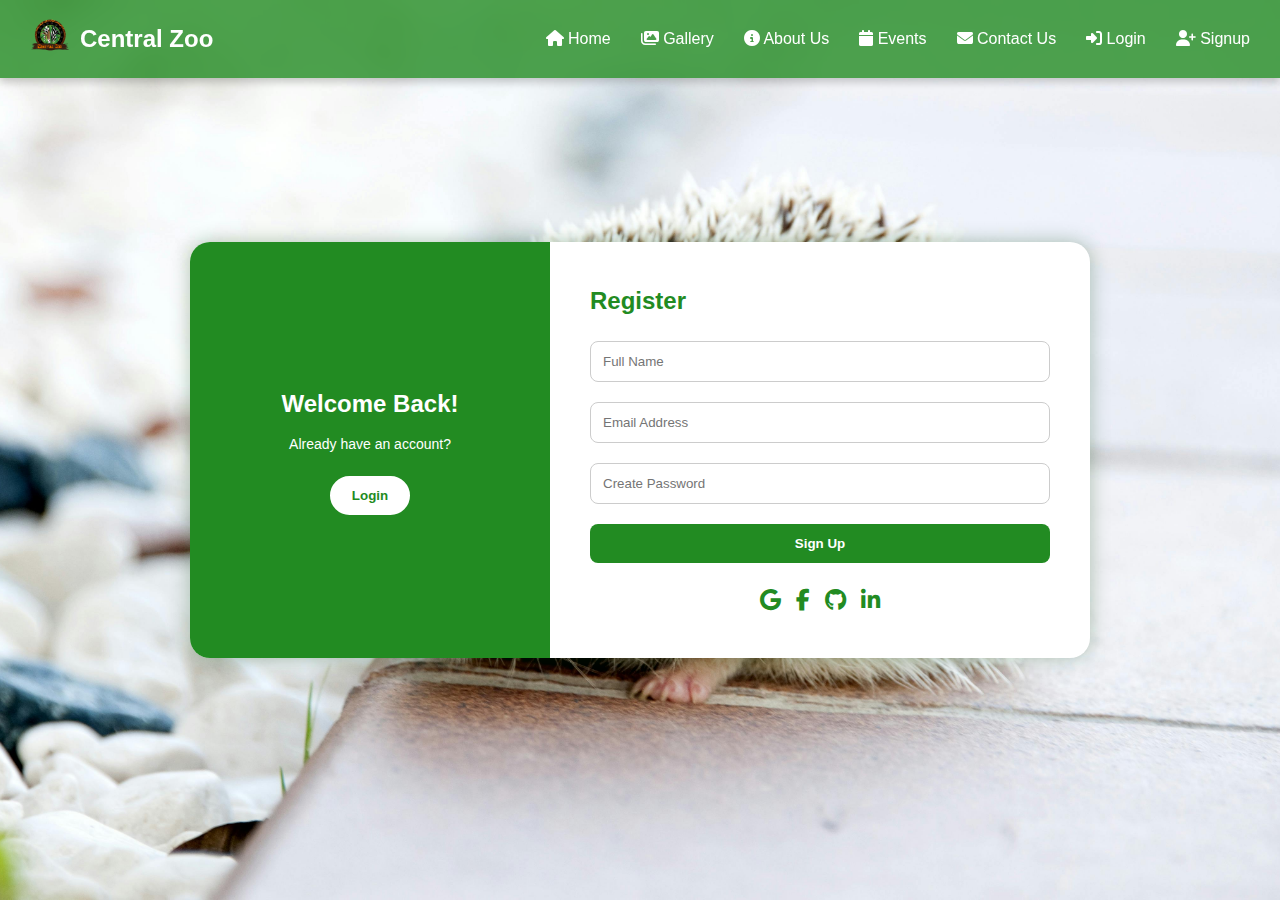
<file: signup.html>
<!DOCTYPE html>
<html lang="en">
<head>
  <meta charset="UTF-8">
  <meta name="viewport" content="width=device-width, initial-scale=1.0">
  <title>Signup</title>
  <link rel="stylesheet" href="https://cdnjs.cloudflare.com/ajax/libs/font-awesome/6.5.0/css/all.min.css">
  <link rel="stylesheet" href="css/HOME.CSS">
  <link rel="icon" type="image/x-icon" href="./logo/CENTRAL ZOO LOGO.png">

  <style>
    * {
      box-sizing: border-box;
      margin: 0;
      padding: 0;
      font-family: 'Segoe UI', sans-serif;
    }

    body {
      background: #e8f5e9;
      font-size: 16px;
      line-height: 1.6;
    }

    /* NAVBAR */
    header {
      width: 100%;
      position: fixed;
      top: 0;
      left: 0;
      background: rgba(34, 139, 34, 0.8); /* transparent forest green */
      display: flex;
      justify-content: space-between;
      align-items: center;
      padding: 15px 30px;
      z-index: 999;
      backdrop-filter: blur(5px);
      box-shadow: 0 4px 8px rgba(0, 0, 0, 0.2);
    }

    .logo-container {
      display: flex;
      align-items: center;
      cursor: pointer;
    }

    .logo img {
      width: 40px;
      height: 40px;
      margin-right: 10px;
    }

    .logo-text {
      color: white;
      font-size: 24px;
      font-weight: bold;
      text-decoration: none;
    }

    nav {
      display: flex;
      align-items: center;
    }

    nav ul {
      list-style: none;
      display: flex;
      gap: 30px;
    }

    nav ul li a {
      text-decoration: none;
      color: white;
      font-size: 16px;
      font-weight: 500;
      transition: color 0.3s;
    }

    nav ul li a:hover {
      color: yellow;
    }

    .menu-btn {
      display: none;
      font-size: 26px;
      color: white;
      cursor: pointer;
    }

    /* Mobile Styles */
    @media (max-width: 768px) {
      .menu-btn {
        display: block;
      }

      nav {
        position: absolute;
        top: 65px;
        right: 0;
        background: rgba(34, 139, 34, 0.95);
        flex-direction: column;
        width: 100%;
        display: none;
        padding: 20px 0;
        transition: all 0.3s ease-in-out;
      }

      nav.active {
        display: flex;
      }

      nav ul {
        flex-direction: column;
        gap: 20px;
      }

      nav ul li {
        text-align: center;
      }
    }

    /* Add content space below navbar */
    .content {
      padding-top: 90px;
    }

    /* Sticky Navbar */
    .sticky {
      position: fixed;
      top: 0;
      left: 0;
      width: 100%;
      z-index: 999;
      box-shadow: 0 4px 8px rgba(0, 0, 0, 0.2);
    }

    footer {
      background-image: url('./pics/DEER.jpg');
      background-size: cover;
      background-position: center;
      padding: 40px 0;
      color: white;
      border-top: 4px solid #010101;
    }

    footer .container {
      max-width: 1200px;
      margin: auto;
      display: flex;
      flex-wrap: wrap;
      justify-content: space-between;
      align-items: center;
      background-color: rgba(0, 0, 0, 0.4);
      padding: 40px 20px;
      border-radius: 10px;
    }

    footer .container div {
      flex: 1;
      min-width: 250px;
      padding: 20px;
    }

    footer .container img {
      width: 150px;
      margin-bottom: 15px;
    }

    footer .container h3 {
      margin-bottom: 15px;
    }

    footer .container p {
      font-size: 14px;
      line-height: 1.6;
    }

    footer a {
      color: white;
      text-decoration: none;
      transition: color 0.3s;
    }

    footer a:hover {
      color: yellow;
    }

    footer .footer-bottom {
      text-align: center;
      padding: 20px;
      margin-top: 20px;
    }
</style>

<header id="navbar">
<a href="index.html" class="logo-container">
    <div class="logo">
        <img src="logo/CENTRAL ZOO LOGO.png" alt="Logo">
    </div>
    <div class="logo-text">Central Zoo</div>
</a>
<i class="fas fa-bars menu-btn" onclick="toggleMenu()"></i>
<nav id="nav-menu">
    <ul>
        <li><a href="/index.html"><i class="fas fa-home"></i> Home</a></li>
        <li><a href="/gallery.html"><i class="fas fa-images"></i> Gallery</a></li>
        <li><a href="/aboutus.html"><i class="fas fa-info-circle"></i> About Us</a></li>
        <li><a href="/events.html"><i class="fas fa-calendar"></i> Events</a></li>
        <li><a href="/contact.html"><i class="fas fa-envelope"></i> Contact Us</a></li>
        <li><a href="login.html"><i class="fas fa-sign-in-alt"></i> Login</a></li>
        <li><a href="signup.html"><i class="fas fa-user-plus"></i> Signup</a></li>
        
    </ul>
</nav>
</header>

<script>
// Toggle menu for mobile
function toggleMenu() {
  document.getElementById('nav-menu').classList.toggle('active');
}

// Sticky Navbar on scroll
const navbar = document.getElementById("navbar");
const sticky = navbar.offsetTop;

window.onscroll = function() {
  if (window.pageYOffset >= sticky) {
    navbar.classList.add("sticky");
  } else {
    navbar.classList.remove("sticky");
  }
};
</script>

<style>
* {
box-sizing: border-box;
margin: 0;
padding: 0;
font-family: 'Segoe UI', sans-serif;
}

body {
background: #e8f5e9;
font-size: 16px;
line-height: 1.6;
}

/* NAVBAR */
header {
width: 100%;
position: fixed;
top: 0;
left: 0;
background: rgba(34, 139, 34, 0.8); 
display: flex;
justify-content: space-between;
align-items: center;
padding: 15px 30px;
z-index: 999;
backdrop-filter: blur(5px);
box-shadow: 0 4px 8px rgba(0, 0, 0, 0.2);
}

.logo-container {
display: flex;
align-items: center;
cursor: pointer;
}

.logo img {
width: 40px;
height: 40px;
margin-right: 10px;
}

.logo-text {
color: white;
font-size: 24px;
font-weight: bold;
text-decoration: none;
}

nav {
display: flex;
align-items: center;
}

nav ul {
list-style: none;
display: flex;
gap: 30px;
}

nav ul li a {
text-decoration: none;
color: white;
font-size: 16px;
font-weight: 500;
transition: color 0.3s;
}

nav ul li a:hover {
color: yellow;
}

.menu-btn {
display: none;
font-size: 26px;
color: white;
cursor: pointer;
}

@media (max-width: 768px) {
.menu-btn {
display: block;
}

nav {
position: absolute;
top: 65px;
right: 0;
background: rgba(34, 139, 34, 0.95);
flex-direction: column;
width: 100%;
display: none;
padding: 20px 0;
transition: all 0.3s ease-in-out;
}

nav.active {
display: flex;
}

nav ul {
flex-direction: column;
gap: 20px;
}

nav ul li {
text-align: center;
}
}
</style>
</head>

<br>
<br>

<style>
    * {
      box-sizing: border-box;
      margin: 0;
      padding: 0;
      font-family: 'Segoe UI', sans-serif;
    }

    body {
      background: url('./pics/hedgehog.jpg') no-repeat center center fixed;
      background-size: cover;
      display: flex;
      justify-content: center;
      align-items: center;
      height: 100vh;
    }

    .container {
      width: 90%;
      max-width: 900px;
      background: white;
      border-radius: 20px;
      overflow: hidden;
      display: flex;
      box-shadow: 0 0 20px rgba(0, 64, 0, 0.3);
    }

    .left-panel {
      width: 40%;
      background-color: forestgreen;
      color: white;
      display: flex;
      flex-direction: column;
      justify-content: center;
      align-items: center;
      padding: 30px;
    }

    .left-panel h2 {
      font-size: 24px;
      margin-bottom: 10px;
    }

    .left-panel p {
      font-size: 14px;
      margin-bottom: 20px;
    }

    .left-panel button {
      padding: 10px 20px;
      border: 2px solid white;
      color: forestgreen;
      background-color: white;
      border-radius: 20px;
      font-weight: bold;
      cursor: pointer;
      transition: 0.3s;
    }

    .left-panel button:hover {
      background-color: #e6ffe6;
    }

    .right-panel {
      width: 60%;
      padding: 40px;
      position: relative;
    }

    .right-panel h2 {
      color: forestgreen;
      margin-bottom: 20px;
    }

    .input-group {
      margin-bottom: 20px;
    }

    .input-group input {
      width: 100%;
      padding: 12px;
      border: 1px solid #ccc;
      border-radius: 8px;
    }

    .btn-signup {
      width: 100%;
      padding: 12px;
      background-color: forestgreen;
      color: white;
      border: none;
      border-radius: 8px;
      font-weight: bold;
      cursor: pointer;
    }

    .btn-signup:hover {
      background-color: #145214;
    }

    .social-icons {
      display: flex;
      justify-content: center;
      margin-top: 20px;
      gap: 15px;
    }

    .social-icons a {
      text-decoration: none;
      color: forestgreen;
      font-size: 22px;
      transition: 0.2s;
    }

    .social-icons a:hover {
      transform: scale(1.2);
    }

    @media (max-width: 768px) {
      .container {
        flex-direction: column;
      }

      .left-panel, .right-panel {
        width: 100%;
      }

      .left-panel {
        padding: 20px;
      }

      .right-panel {
        padding: 30px 20px;
      }
    }
  </style>
</head>
<body>
  <div class="container">
    <div class="left-panel">
      <h2>Welcome Back!</h2>
      <p>Already have an account?</p>
      <button onclick="window.location.href='login.html'">Login</button>
    </div>

    <div class="right-panel">
      <h2>Register</h2>
      <form id="signupForm">
        <div class="input-group">
          <input type="text" id="name" placeholder="Full Name" required />
        </div>
        <div class="input-group">
          <input type="email" id="email" placeholder="Email Address" required />
        </div>
        <div class="input-group">
          <input type="password" id="password" placeholder="Create Password" required />
        </div>
        <button type="submit" class="btn-signup">Sign Up</button>
      </form>
      <div class="social-icons">
        <a href="https://accounts.google.com/" target="_blank"><i class="fab fa-google"></i></a>
        <a href="https://facebook.com/signup" target="_blank"><i class="fab fa-facebook-f"></i></a>
        <a href="https://github.com/signup" target="_blank"><i class="fab fa-github"></i></a>
        <a href="https://linkedin.com/signup" target="_blank"><i class="fab fa-linkedin-in"></i></a>
      </div>
    </div>
  </div>

  <script>
    document.getElementById("signupForm").addEventListener("submit", function (e) {
      e.preventDefault();
      const name = document.getElementById("name").value.trim();
      const email = document.getElementById("email").value.trim();
      const password = document.getElementById("password").value.trim();

      if (name !== "" && email !== "" && password !== "") {
        alert("Signup successful!");
      } else {
        alert("Please fill in all fields correctly.");
      }
    });
  </script>
  

 
  
</body>
</html>
</file>
<file: css/HOME.CSS>
a {
  text-decoration: none;
  color: inherit;
}


/* Slider */
.slider {
  position: relative;
  width: 100%;
  height: 100vh;
  overflow: hidden;
}

.slides {
  display: flex;
  transition: transform 0.5s ease-in-out;
  height: 100%;
}

.slide {
  min-width: 100%;
  height: 100%;
  object-fit: cover;
}

.slider-text {
  position: absolute;
  top: 50%;
  left: 50%;
  transform: translate(-50%, -50%);
  color: white;
  text-align: center;
  text-shadow: 2px 2px 4px rgba(0,0,0,0.7);
  z-index: 10;
}

.slider-text h1 {
  font-size: 50px;
  margin-bottom: 10px;
}

.slider-text h1 span {
  color: #FFD700;
}

.slider-text p {
  font-size: 20px;
}

.prev, .next {
  position: absolute;
  top: 50%;
  transform: translateY(-50%);
  background-color: rgba(0,0,0,0.5);
  color: white;
  border: none;
  font-size: 30px;
  padding: 10px;
  cursor: pointer;
  z-index: 10;
  transition: background 0.3s;
}

.prev:hover, .next:hover {
  background-color: rgba(0,0,0,0.8);
}

.prev { left: 20px; }
.next { right: 20px; }

/* Category Cards */
.category-cards-container {
  display: grid;
  grid-template-columns: repeat(4, 1fr);
  gap: 20px;
  margin: 50px auto 0;
  max-width: 1200px;
}

.category-card {
  background-color: white;
  border-radius: 10px;
  overflow: hidden;
  box-shadow: 0 4px 10px rgba(0, 0, 0, 0.3);
  border: 3px solid green;
  transition: transform 0.3s ease;
}

.category-card:hover {
  transform: translateY(-5px);
}

.category-card img {
  width: 100%;
  height: 200px;
  object-fit: cover;
}

.category-card .card-body {
  padding: 20px;
  text-align: center;
}

.category-card h3 {
  font-size: 22px;
  color: #333;
  margin-bottom: 10px;
}

.category-card p {
  font-size: 16px;
  color: #555;
  line-height: 1.5;
}

@media (max-width: 768px) {
  .category-cards-container {
    grid-template-columns: repeat(2, 1fr);
  }
}

@media (max-width: 480px) {
  .category-cards-container {
    grid-template-columns: 1fr;
  }
}

/* Animal Cards */
.cards-container {
  display: grid;
  grid-template-columns: repeat(3, 1fr);
  gap: 20px;
  margin: 50px auto 0;
  max-width: 1200px;
}

.card {
  background-color: white;
  border-radius: 10px;
  overflow: hidden;
  box-shadow: 0 4px 10px rgba(0, 0, 0, 0.3);
  border: 3px solid #228B22;
  transition: transform 0.3s ease;
}

.card:hover {
  transform: translateY(-5px);
}

.card img {
  width: 100%;
  height: 300px;
  object-fit: cover;
}

.card-body {
  padding: 20px;
  text-align: center;
}

.card h3 {
  font-size: 22px;
  color: #333;
  margin-bottom: 10px;
}

.card p {
  font-size: 16px;
  color: #555;
  line-height: 1.5;
}

/* Card Button (unified) */
.card button {
  margin: 0 auto 20px;
  padding: 10px 20px;
  background-color: #0cc74a;
  color: white;
  border: none;
  border-radius: 5px;
  font-weight: bold;
  cursor: pointer;
  transition: 0.3s ease;
}

.card button:hover {
  background-color: #444;
}

@media (max-width: 768px) {
  .cards-container {
    grid-template-columns: repeat(2, 1fr);
  }
}

@media (max-width: 480px) {
  .cards-container {
    grid-template-columns: 1fr;
  }
}

.view-more-btn {
  padding: 10px 20px;
  background-color: #228B22;
  color: white;
  border: none;
  border-radius: 5px;
  cursor: pointer;
  font-weight: bold;
  margin-top: 20px;
  transition: 0.3s ease;
}

.view-more-btn:hover {
  background-color: yellow;
  color: black;
}


/* Paragraph Section */
.paragraph-wrapper {
  display: flex;
  flex-direction: column;
  align-items: center;
  justify-content: center;
  padding: 40px 20px;
  text-align: center;
}

.paragraph-wrapper h4 {
  font-size: 2.5em;
  color: #2E8B57;
  margin-bottom: 20px;
  font-weight: bold;
  letter-spacing: 1px;
}

.section-paragraph {
  font-size: 1.2em;
  color: #444;
  line-height: 1.8;
  max-width: 900px;
  padding: 20px;
  background-color: rgba(255, 255, 255, 0.85);
  border-radius: 12px;
  box-shadow: 0 4px 15px rgba(0, 0, 0, 0.1);
  font-family: 'Segoe UI', sans-serif;
}

.section-paragraph em {
  font-style: italic;
  color: #4CAF50;
  font-weight: bold;
}

/* Gallery Section */
.gallery-section {
  padding: 40px;
  background-color: #f9f9f9;
}

.gallery-container {
  display: grid;
  grid-template-columns: repeat(3, 1fr);
  gap: 25px;
  max-width: 1200px;
  margin: auto;
}

.gallery-item {
  overflow: hidden;
  border-radius: 12px;
  box-shadow: 0 4px 12px rgba(0,0,0,0.1);
  transition: transform 0.3s ease;
}

.gallery-item:hover {
  transform: scale(1.03);
}

.gallery-item img {
  width: 100%;
  height: 300px;
  object-fit: cover;
  display: block;
  border-radius: 12px;
}

@media (max-width: 992px) {
  .gallery-container {
    grid-template-columns: repeat(2, 1fr);
  }
}

@media (max-width: 600px) {
  .gallery-container {
    grid-template-columns: 1fr;
  }
}
</file>
